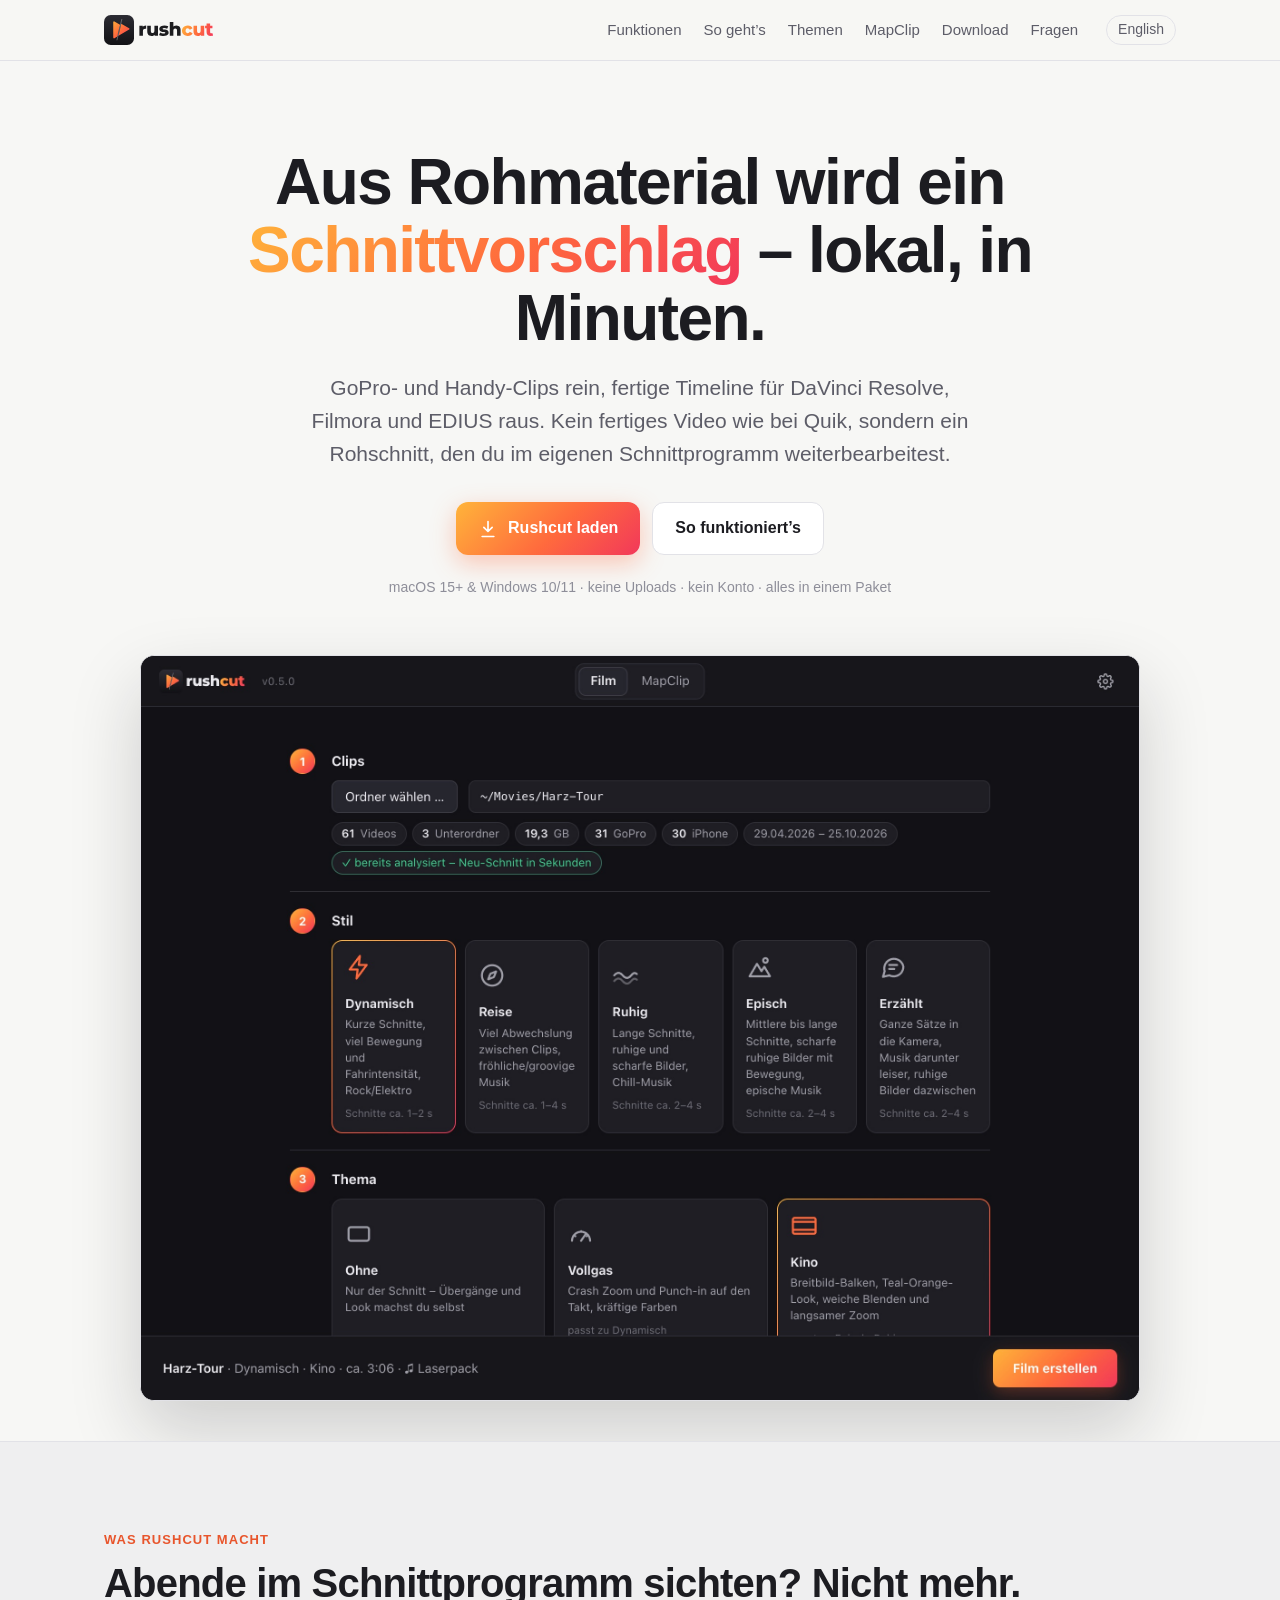
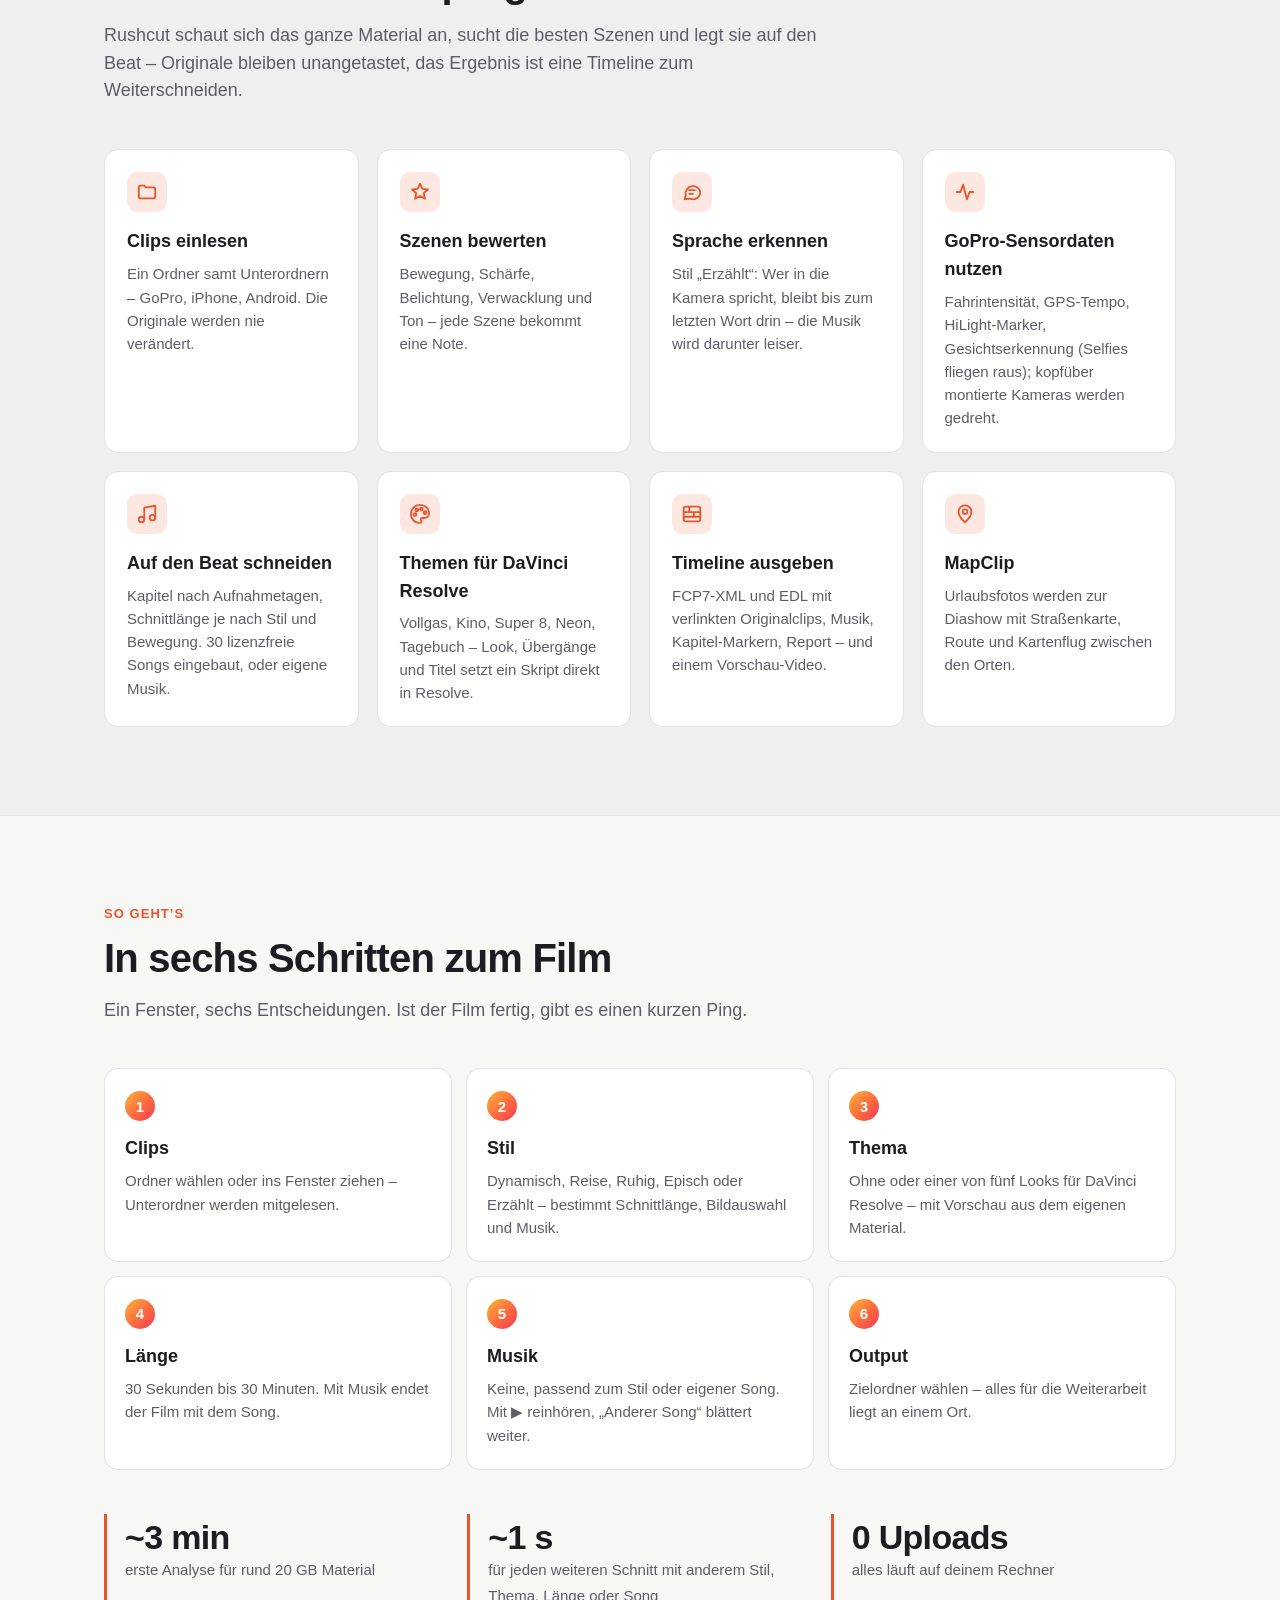
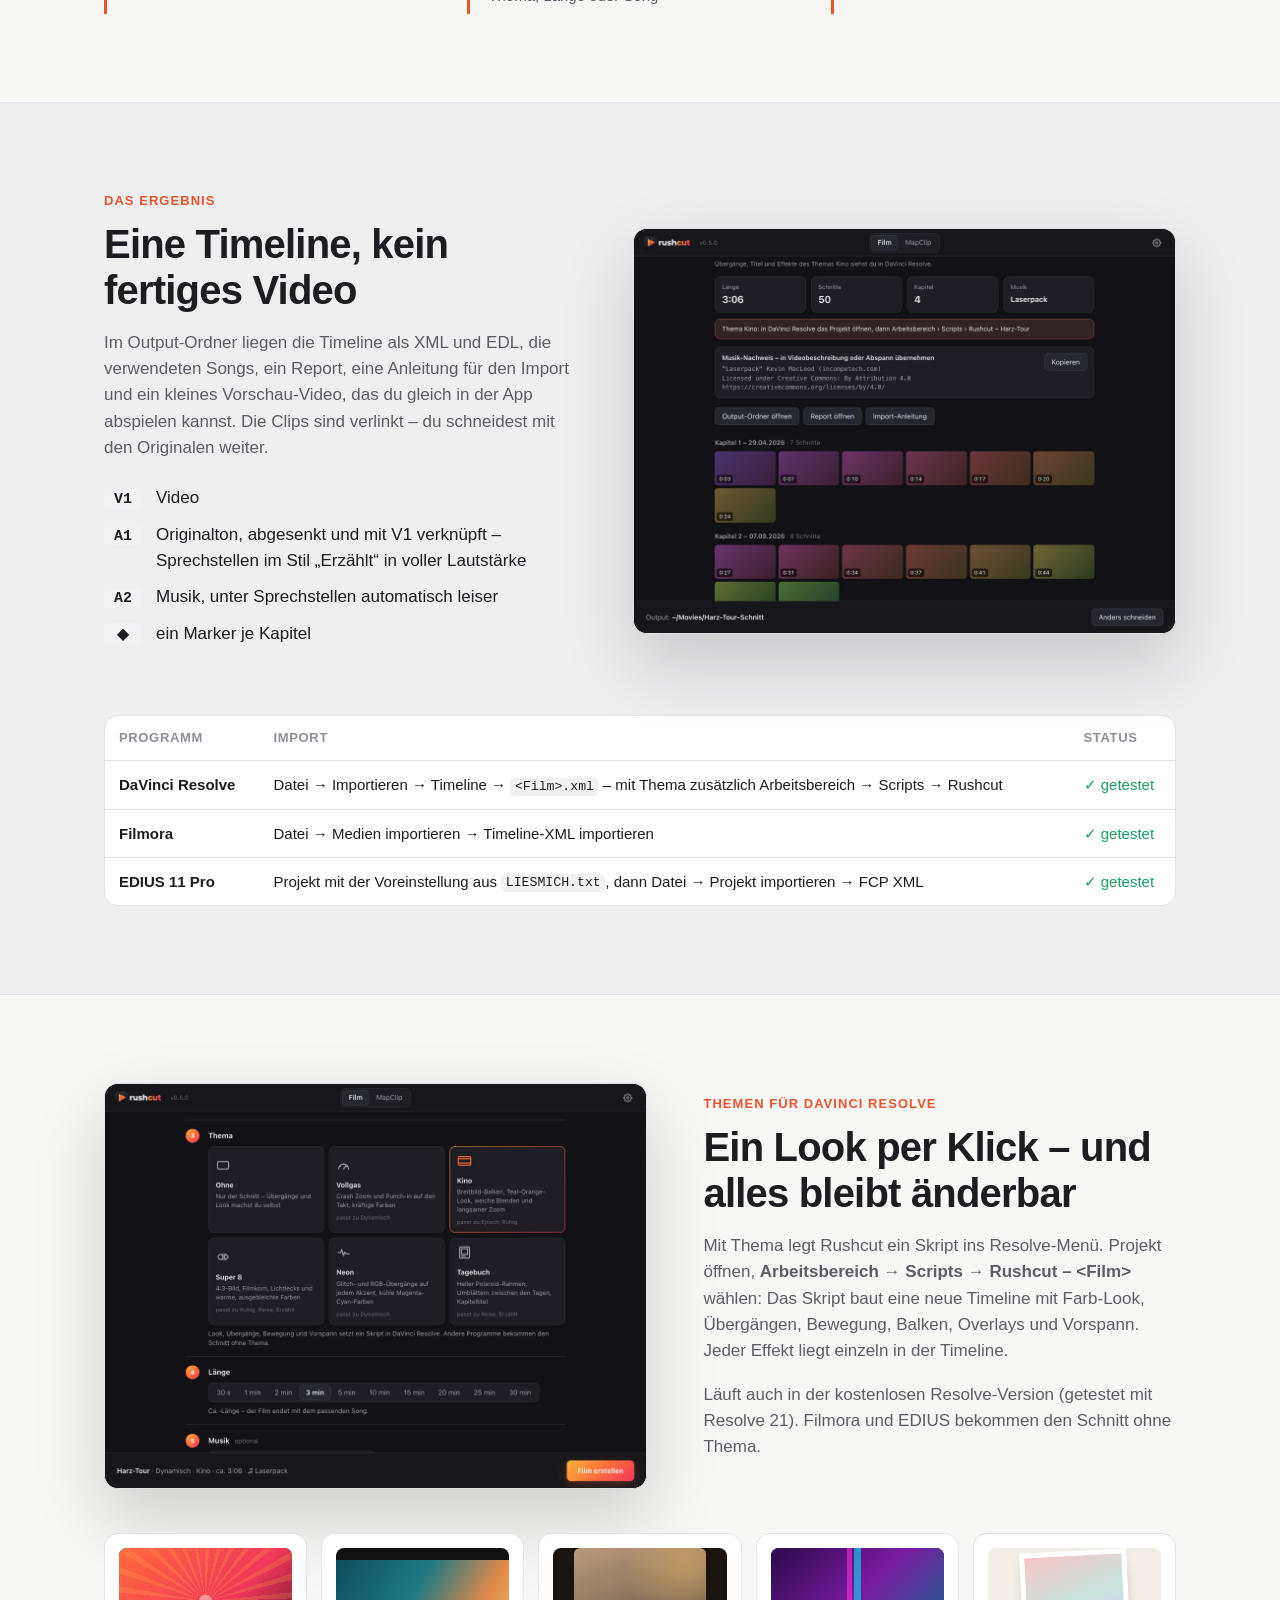
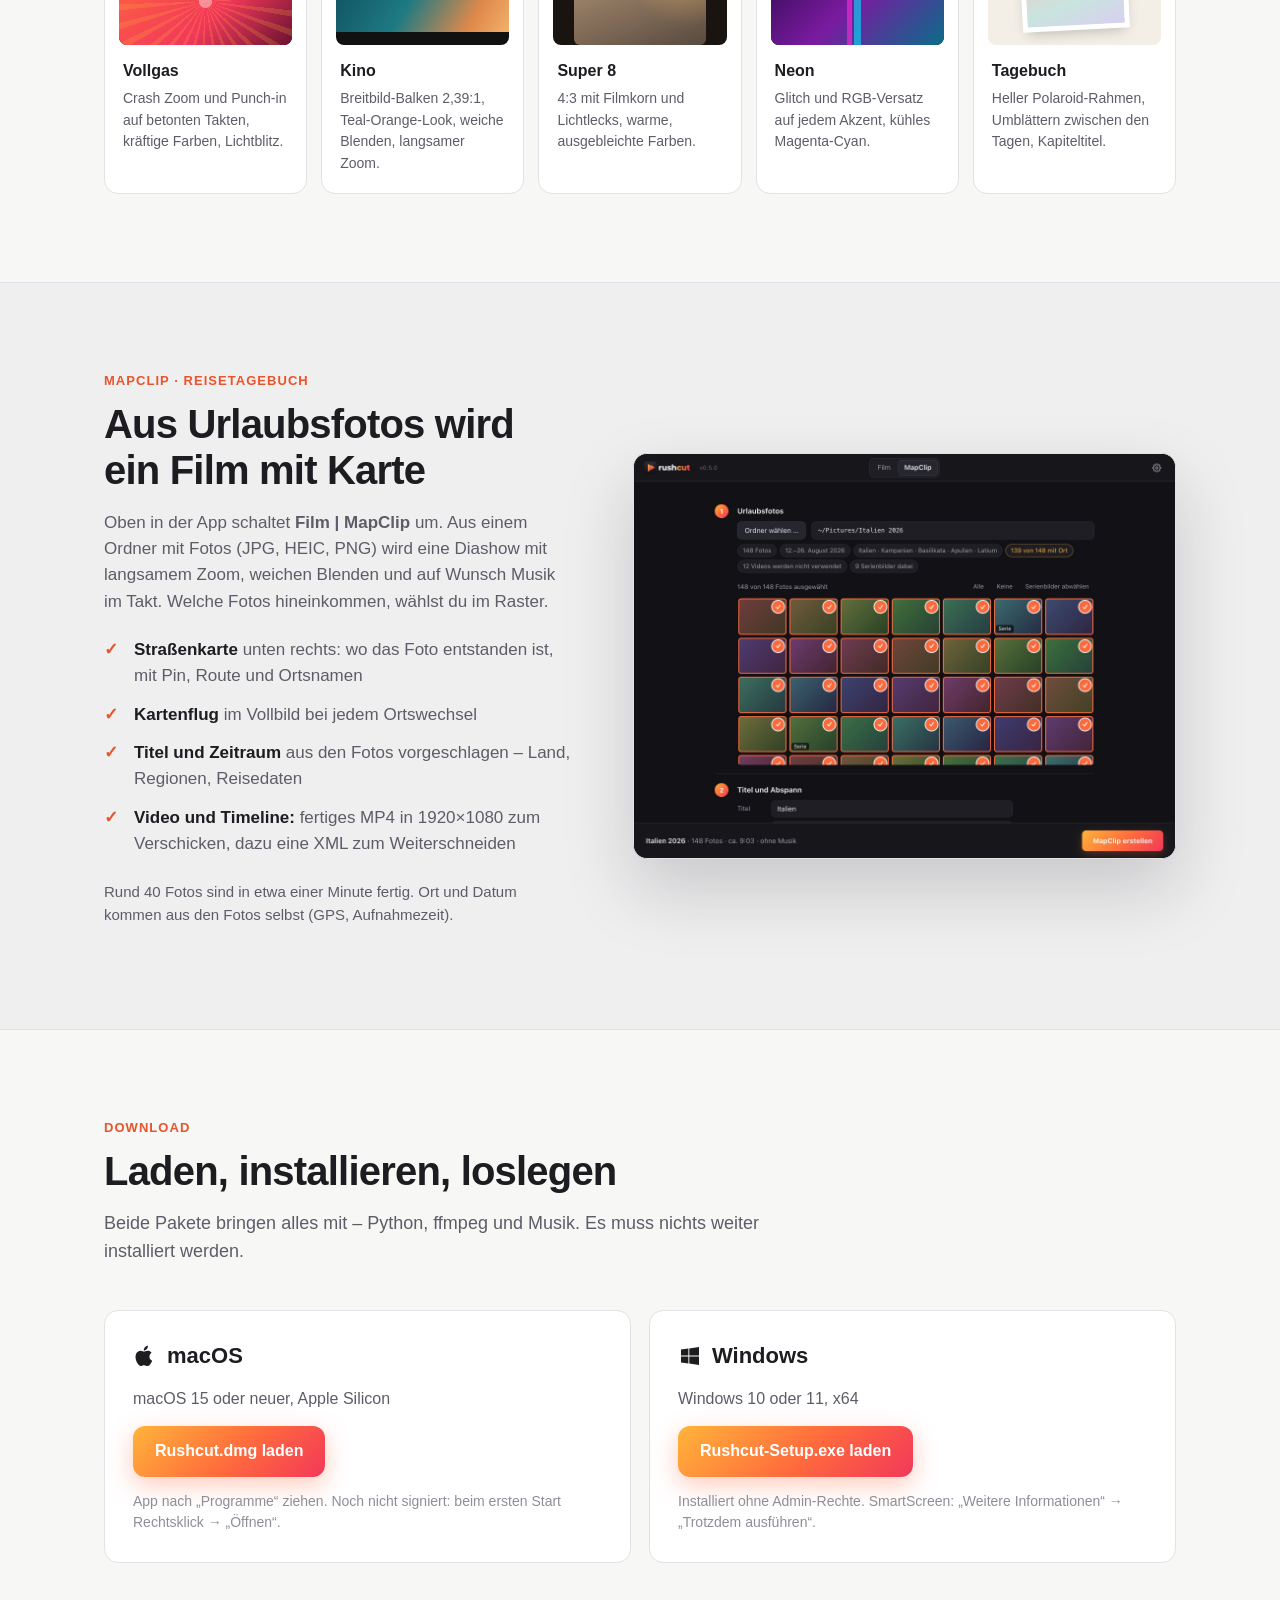
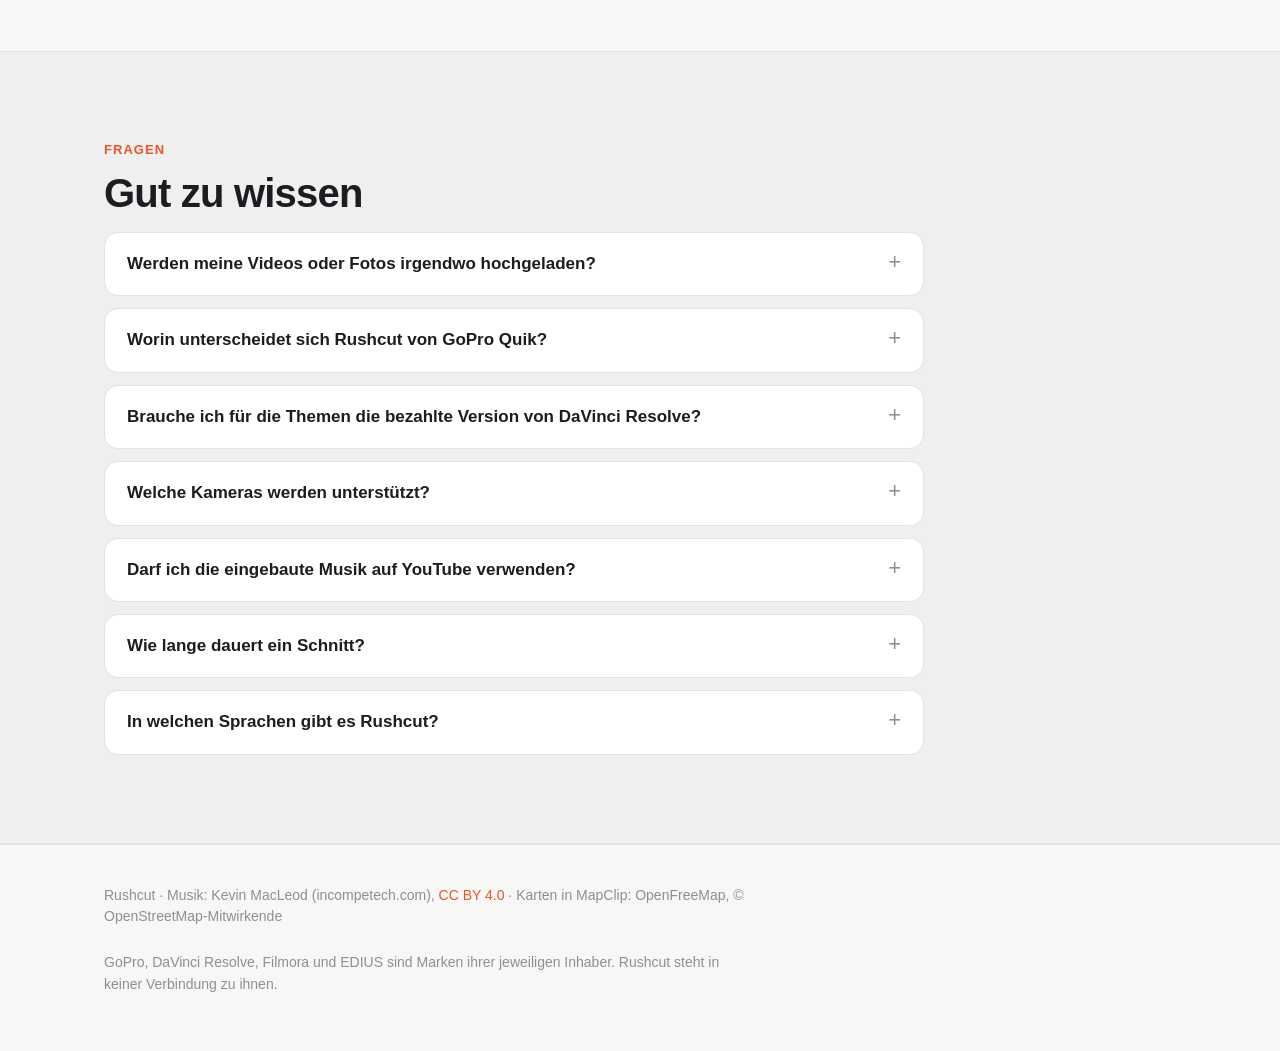
<file: index.html>
<!doctype html>
<html lang="de">
<head>
<meta charset="utf-8">
<meta name="viewport" content="width=device-width, initial-scale=1">
<title>Rushcut – aus Rohmaterial wird ein Schnittvorschlag</title>
<meta name="description" content="Rushcut macht aus GoPro- und Handy-Clips in Minuten einen Schnittvorschlag – als Timeline für DaVinci Resolve, Filmora und EDIUS, mit Themen für Resolve. Dazu MapClip: Urlaubsfotos als Diashow mit Karte. Lokal, ohne Konto.">
<meta property="og:title" content="Rushcut – aus Rohmaterial wird ein Schnittvorschlag">
<meta property="og:description" content="GoPro- und Handy-Clips rein, fertige Timeline für DaVinci Resolve, Filmora und EDIUS raus – lokal, in Minuten.">
<meta property="og:image" content="assets/film-setup-de.jpg">
<link rel="alternate" hreflang="en" href="en/">
<link rel="icon" href="assets/icon-small.svg" type="image/svg+xml">
<link rel="apple-touch-icon" href="assets/apple-touch-icon.png">
<link rel="stylesheet" href="assets/style.css">
</head>
<body>

<header class="top">
  <div class="wrap">
    <a class="logo" href="./" aria-label="Rushcut">
      <img class="logo-light" src="assets/logo.svg" alt="Rushcut">
      <img class="logo-dark" src="assets/logo-dark.svg" alt="Rushcut">
    </a>
    <nav>
      <a href="#funktionen">Funktionen</a>
      <a href="#schritte">So geht’s</a>
      <a href="#themen">Themen</a>
      <a href="#mapclip">MapClip</a>
      <a href="#download">Download</a>
      <a href="#fragen">Fragen</a>
    </nav>
    <a class="lang" href="en/" hreflang="en" lang="en">English</a>
  </div>
</header>

<main>

<div class="hero">
  <div class="wrap">
    <h1>Aus Rohmaterial wird ein <span class="grad">Schnittvorschlag</span> – lokal, in Minuten.</h1>
    <p class="lead">GoPro- und Handy-Clips rein, fertige Timeline für DaVinci Resolve, Filmora und EDIUS raus.
      Kein fertiges Video wie bei Quik, sondern ein Rohschnitt, den du im eigenen Schnittprogramm weiterbearbeitest.</p>
    <div class="cta">
      <a class="btn btn-hot" href="#download">
        <svg viewBox="0 0 24 24" fill="none" stroke="currentColor" stroke-width="2" stroke-linecap="round" stroke-linejoin="round"><path d="M12 3v12m0 0-5-5m5 5 5-5M5 21h14"/></svg>
        Rushcut laden
      </a>
      <a class="btn" href="#schritte">So funktioniert’s</a>
    </div>
    <p class="facts">macOS 15+ &amp; Windows 10/11 · keine Uploads · kein Konto · alles in einem Paket</p>
    <div class="shot"><img src="assets/film-setup-de.jpg" width="2200" height="1640" alt="Rushcut-Fenster: Clip-Ordner gewählt, Stil Dynamisch, Thema Kino, Musik passend zum Stil"></div>
  </div>
</div>

<section id="funktionen" class="alt">
  <div class="wrap">
    <p class="eyebrow">Was Rushcut macht</p>
    <h2>Abende im Schnittprogramm sichten? Nicht mehr.</h2>
    <p class="intro">Rushcut schaut sich das ganze Material an, sucht die besten Szenen und legt sie auf den Beat –
      Originale bleiben unangetastet, das Ergebnis ist eine Timeline zum Weiterschneiden.</p>
    <div class="grid four">
      <div class="card">
        <div class="ic"><svg viewBox="0 0 24 24" fill="none" stroke="currentColor" stroke-width="2" stroke-linecap="round" stroke-linejoin="round"><path d="M3 7a2 2 0 0 1 2-2h4l2 2h8a2 2 0 0 1 2 2v8a2 2 0 0 1-2 2H5a2 2 0 0 1-2-2z"/></svg></div>
        <h3>Clips einlesen</h3>
        <p>Ein Ordner samt Unterordnern – GoPro, iPhone, Android. Die Originale werden nie verändert.</p>
      </div>
      <div class="card">
        <div class="ic"><svg viewBox="0 0 24 24" fill="none" stroke="currentColor" stroke-width="2" stroke-linecap="round" stroke-linejoin="round"><path d="M12 3l2.6 5.6 6 .7-4.5 4.1 1.2 6L12 16.4 6.7 19.4l1.2-6L3.4 9.3l6-.7z"/></svg></div>
        <h3>Szenen bewerten</h3>
        <p>Bewegung, Schärfe, Belichtung, Verwacklung und Ton – jede Szene bekommt eine Note.</p>
      </div>
      <div class="card">
        <div class="ic"><svg viewBox="0 0 24 24" fill="none" stroke="currentColor" stroke-width="2" stroke-linecap="round" stroke-linejoin="round"><path d="M21 12a8 8 0 0 1-11.6 7.1L4 20l1.1-4.4A8 8 0 1 1 21 12zM9 10h6M9 14h4"/></svg></div>
        <h3>Sprache erkennen</h3>
        <p>Stil „Erzählt“: Wer in die Kamera spricht, bleibt bis zum letzten Wort drin – die Musik wird darunter leiser.</p>
      </div>
      <div class="card">
        <div class="ic"><svg viewBox="0 0 24 24" fill="none" stroke="currentColor" stroke-width="2" stroke-linecap="round" stroke-linejoin="round"><path d="M3 12h4l3-8 4 16 3-8h4"/></svg></div>
        <h3>GoPro-Sensordaten nutzen</h3>
        <p>Fahrintensität, GPS-Tempo, HiLight-Marker, Gesichtserkennung (Selfies fliegen raus); kopfüber montierte Kameras werden gedreht.</p>
      </div>
      <div class="card">
        <div class="ic"><svg viewBox="0 0 24 24" fill="none" stroke="currentColor" stroke-width="2" stroke-linecap="round" stroke-linejoin="round"><path d="M9 18V5l12-2v13"/><circle cx="6" cy="18" r="3"/><circle cx="18" cy="16" r="3"/></svg></div>
        <h3>Auf den Beat schneiden</h3>
        <p>Kapitel nach Aufnahmetagen, Schnittlänge je nach Stil und Bewegung. 30 lizenzfreie Songs eingebaut, oder eigene Musik.</p>
      </div>
      <div class="card">
        <div class="ic"><svg viewBox="0 0 24 24" fill="none" stroke="currentColor" stroke-width="2" stroke-linecap="round" stroke-linejoin="round"><circle cx="13.5" cy="6.5" r="1.5"/><circle cx="17.5" cy="10.5" r="1.5"/><circle cx="8.5" cy="7.5" r="1.5"/><circle cx="6.5" cy="12.5" r="1.5"/><path d="M12 2a10 10 0 0 0 0 20c1 0 1.7-.8 1.7-1.7 0-.4-.2-.8-.4-1.1-.3-.3-.4-.7-.4-1.1 0-.9.8-1.7 1.7-1.7h2A5.4 5.4 0 0 0 22 11c0-5-4.5-9-10-9z"/></svg></div>
        <h3>Themen für DaVinci Resolve</h3>
        <p>Vollgas, Kino, Super 8, Neon, Tagebuch – Look, Übergänge und Titel setzt ein Skript direkt in Resolve.</p>
      </div>
      <div class="card">
        <div class="ic"><svg viewBox="0 0 24 24" fill="none" stroke="currentColor" stroke-width="2" stroke-linecap="round" stroke-linejoin="round"><rect x="3" y="4" width="18" height="16" rx="2"/><path d="M3 10h18M3 15h18M9 4v6M14 10v5"/></svg></div>
        <h3>Timeline ausgeben</h3>
        <p>FCP7-XML und EDL mit verlinkten Originalclips, Musik, Kapitel-Markern, Report – und einem Vorschau-Video.</p>
      </div>
      <div class="card">
        <div class="ic"><svg viewBox="0 0 24 24" fill="none" stroke="currentColor" stroke-width="2" stroke-linecap="round" stroke-linejoin="round"><path d="M12 21s-7-6.1-7-11.5a7 7 0 0 1 14 0C19 14.9 12 21 12 21z"/><circle cx="12" cy="9.5" r="2.5"/></svg></div>
        <h3>MapClip</h3>
        <p>Urlaubsfotos werden zur Diashow mit Straßenkarte, Route und Kartenflug zwischen den Orten.</p>
      </div>
    </div>
  </div>
</section>

<section id="schritte">
  <div class="wrap">
    <p class="eyebrow">So geht’s</p>
    <h2>In sechs Schritten zum Film</h2>
    <p class="intro">Ein Fenster, sechs Entscheidungen. Ist der Film fertig, gibt es einen kurzen Ping.</p>
    <ol class="steps">
      <li><div class="n">1</div><h3>Clips</h3><p>Ordner wählen oder ins Fenster ziehen – Unterordner werden mitgelesen.</p></li>
      <li><div class="n">2</div><h3>Stil</h3><p>Dynamisch, Reise, Ruhig, Episch oder Erzählt – bestimmt Schnittlänge, Bildauswahl und Musik.</p></li>
      <li><div class="n">3</div><h3>Thema</h3><p>Ohne oder einer von fünf Looks für DaVinci Resolve – mit Vorschau aus dem eigenen Material.</p></li>
      <li><div class="n">4</div><h3>Länge</h3><p>30 Sekunden bis 30 Minuten. Mit Musik endet der Film mit dem Song.</p></li>
      <li><div class="n">5</div><h3>Musik</h3><p>Keine, passend zum Stil oder eigener Song. Mit ▶ reinhören, „Anderer Song“ blättert weiter.</p></li>
      <li><div class="n">6</div><h3>Output</h3><p>Zielordner wählen – alles für die Weiterarbeit liegt an einem Ort.</p></li>
    </ol>
    <div class="stats">
      <div class="stat"><b>~3 min</b><span>erste Analyse für rund 20 GB Material</span></div>
      <div class="stat"><b>~1 s</b><span>für jeden weiteren Schnitt mit anderem Stil, Thema, Länge oder Song</span></div>
      <div class="stat"><b>0 Uploads</b><span>alles läuft auf deinem Rechner</span></div>
    </div>
  </div>
</section>

<section id="ergebnis" class="alt">
  <div class="wrap">
    <div class="split">
      <div>
        <p class="eyebrow">Das Ergebnis</p>
        <h2>Eine Timeline, kein fertiges Video</h2>
        <p class="muted">Im Output-Ordner liegen die Timeline als XML und EDL, die verwendeten Songs, ein Report, eine
          Anleitung für den Import und ein kleines Vorschau-Video, das du gleich in der App abspielen kannst.
          Die Clips sind verlinkt – du schneidest mit den Originalen weiter.</p>
        <ul class="tracks">
          <li><code>V1</code><span>Video</span></li>
          <li><code>A1</code><span>Originalton, abgesenkt und mit V1 verknüpft – Sprechstellen im Stil „Erzählt“ in voller Lautstärke</span></li>
          <li><code>A2</code><span>Musik, unter Sprechstellen automatisch leiser</span></li>
          <li><code>◆</code><span>ein Marker je Kapitel</span></li>
        </ul>
      </div>
      <div class="shot"><img src="assets/film-done-de.jpg" width="2200" height="1640" loading="lazy" alt="Rushcut nach dem Schnitt: 3:06 Minuten, 50 Schnitte, 4 Kapitel, Hinweis zum Thema Kino, Musik-Nachweis und Kapitelvorschau"></div>
    </div>

    <div class="table">
      <table>
        <thead><tr><th>Programm</th><th>Import</th><th>Status</th></tr></thead>
        <tbody>
          <tr><td>DaVinci Resolve</td><td>Datei → Importieren → Timeline → <code>&lt;Film&gt;.xml</code> – mit Thema zusätzlich Arbeitsbereich → Scripts → Rushcut</td><td class="ok">✓ getestet</td></tr>
          <tr><td>Filmora</td><td>Datei → Medien importieren → Timeline-XML importieren</td><td class="ok">✓ getestet</td></tr>
          <tr><td>EDIUS 11 Pro</td><td>Projekt mit der Voreinstellung aus <code>LIESMICH.txt</code>, dann Datei → Projekt importieren → FCP XML</td><td class="ok">✓ getestet</td></tr>
        </tbody>
      </table>
    </div>
  </div>
</section>

<section id="themen">
  <div class="wrap">
    <div class="split rev">
      <div class="shot"><img src="assets/film-themes-de.jpg" width="2200" height="1640" loading="lazy" alt="Schritt Thema in Rushcut: Ohne, Vollgas, Kino, Super 8, Neon und Tagebuch zur Auswahl"></div>
      <div>
        <p class="eyebrow">Themen für DaVinci Resolve</p>
        <h2>Ein Look per Klick – und alles bleibt änderbar</h2>
        <p class="muted">Mit Thema legt Rushcut ein Skript ins Resolve-Menü. Projekt öffnen,
          <b>Arbeitsbereich → Scripts → Rushcut – &lt;Film&gt;</b> wählen: Das Skript baut eine neue Timeline mit
          Farb-Look, Übergängen, Bewegung, Balken, Overlays und Vorspann. Jeder Effekt liegt einzeln in der Timeline.</p>
        <p class="muted">Läuft auch in der kostenlosen Resolve-Version (getestet mit Resolve 21). Filmora und EDIUS bekommen den Schnitt ohne Thema.</p>
      </div>
    </div>
    <div class="themes">
      <div class="theme"><div class="look vollgas"><i></i></div><h3>Vollgas</h3><p>Crash Zoom und Punch-in auf betonten Takten, kräftige Farben, Lichtblitz.</p></div>
      <div class="theme"><div class="look kino"><i></i></div><h3>Kino</h3><p>Breitbild-Balken 2,39:1, Teal-Orange-Look, weiche Blenden, langsamer Zoom.</p></div>
      <div class="theme"><div class="look super8"><i></i></div><h3>Super 8</h3><p>4:3 mit Filmkorn und Lichtlecks, warme, ausgebleichte Farben.</p></div>
      <div class="theme"><div class="look neon"><i></i></div><h3>Neon</h3><p>Glitch und RGB-Versatz auf jedem Akzent, kühles Magenta-Cyan.</p></div>
      <div class="theme"><div class="look tagebuch"><i></i></div><h3>Tagebuch</h3><p>Heller Polaroid-Rahmen, Umblättern zwischen den Tagen, Kapiteltitel.</p></div>
    </div>
  </div>
</section>

<section id="mapclip" class="alt">
  <div class="wrap">
    <div class="split">
      <div>
        <p class="eyebrow">MapClip · Reisetagebuch</p>
        <h2>Aus Urlaubsfotos wird ein Film mit Karte</h2>
        <p class="muted">Oben in der App schaltet <b>Film | MapClip</b> um. Aus einem Ordner mit Fotos (JPG, HEIC, PNG)
          wird eine Diashow mit langsamem Zoom, weichen Blenden und auf Wunsch Musik im Takt. Welche Fotos hineinkommen,
          wählst du im Raster.</p>
        <ul class="checks">
          <li><b>Straßenkarte</b> unten rechts: wo das Foto entstanden ist, mit Pin, Route und Ortsnamen</li>
          <li><b>Kartenflug</b> im Vollbild bei jedem Ortswechsel</li>
          <li><b>Titel und Zeitraum</b> aus den Fotos vorgeschlagen – Land, Regionen, Reisedaten</li>
          <li><b>Video und Timeline:</b> fertiges MP4 in 1920×1080 zum Verschicken, dazu eine XML zum Weiterschneiden</li>
        </ul>
        <p class="muted small">Rund 40 Fotos sind in etwa einer Minute fertig. Ort und Datum kommen aus den Fotos selbst (GPS, Aufnahmezeit).</p>
      </div>
      <div class="shot"><img src="assets/travel-setup-de.jpg" width="2200" height="1640" loading="lazy" alt="MapClip in Rushcut: Ordner mit 148 Urlaubsfotos, Reisezeitraum, Regionen und Fotoauswahl im Raster"></div>
    </div>
  </div>
</section>

<section id="download">
  <div class="wrap">
    <p class="eyebrow">Download</p>
    <h2>Laden, installieren, loslegen</h2>
    <p class="intro">Beide Pakete bringen alles mit – Python, ffmpeg und Musik. Es muss nichts weiter installiert werden.</p>
    <div class="dl">
      <div class="card">
        <h3><svg viewBox="0 0 24 24" fill="currentColor"><path d="M16.4 12.6c0-2.6 2.1-3.8 2.2-3.9-1.2-1.8-3.1-2-3.7-2-1.6-.2-3.1.9-3.9.9-.8 0-2-.9-3.4-.9-1.7 0-3.3 1-4.2 2.6-1.8 3.1-.5 7.7 1.3 10.2.9 1.2 1.9 2.6 3.2 2.6 1.3-.1 1.8-.8 3.3-.8 1.6 0 2 .8 3.4.8 1.4 0 2.3-1.3 3.1-2.5 1-1.4 1.4-2.8 1.4-2.9 0 0-2.7-1-2.7-4.1zM13.9 4.9c.7-.9 1.2-2 1-3.2-1 0-2.3.7-3 1.6-.7.8-1.2 2-1.1 3.1 1.2.1 2.3-.6 3.1-1.5z"/></svg>macOS</h3>
        <p class="muted">macOS 15 oder neuer, Apple Silicon</p>
        <a class="btn btn-hot" href="https://github.com/spychi/rushcut-releases/releases/latest/download/Rushcut.dmg">Rushcut.dmg laden</a>
        <p class="hint">App nach „Programme“ ziehen. Noch nicht signiert: beim ersten Start Rechtsklick → „Öffnen“.</p>
      </div>
      <div class="card">
        <h3><svg viewBox="0 0 24 24" fill="currentColor"><path d="M3 5.5 10.4 4.5v7H3zM11.3 4.4 21 3v8.5h-9.7zM3 12.4h7.4v7.1L3 18.5zM11.3 12.4H21V21l-9.7-1.4z"/></svg>Windows</h3>
        <p class="muted">Windows 10 oder 11, x64</p>
        <a class="btn btn-hot" href="https://github.com/spychi/rushcut-releases/releases/latest/download/Rushcut-Setup.exe">Rushcut-Setup.exe laden</a>
        <p class="hint">Installiert ohne Admin-Rechte. SmartScreen: „Weitere Informationen“ → „Trotzdem ausführen“.</p>
      </div>
    </div>
  </div>
</section>

<section id="fragen" class="alt">
  <div class="wrap">
    <p class="eyebrow">Fragen</p>
    <h2>Gut zu wissen</h2>
    <div class="faq">
      <details>
        <summary>Werden meine Videos oder Fotos irgendwo hochgeladen?</summary>
        <p>Nein. Rushcut läuft komplett auf deinem Rechner – keine Uploads, kein Konto, kein Tracking. Die Originale werden nur gelesen, nie verändert. Einzige Verbindung ins Internet: Für die Straßenkarte in MapClip lädt Rushcut Kartenausschnitte der Reisegebiete von OpenFreeMap. Das lässt sich in den Einstellungen abschalten – dann gibt es eine einfache Karte aus mitgelieferten Daten.</p>
      </details>
      <details>
        <summary>Worin unterscheidet sich Rushcut von GoPro Quik?</summary>
        <p>Quik liefert ein fertiges Video und braucht App und Cloud. Rushcut liefert einen Schnittvorschlag als Timeline, den du in DaVinci Resolve, Filmora oder EDIUS frei weiterbearbeitest – mit den Originalclips in voller Qualität.</p>
      </details>
      <details>
        <summary>Brauche ich für die Themen die bezahlte Version von DaVinci Resolve?</summary>
        <p>Nein. Das Themen-Skript läuft auch in der kostenlosen Version (getestet mit Resolve 21). In Filmora und EDIUS kommt der Schnitt ohne Thema an – Look und Übergänge machst du dort selbst.</p>
      </details>
      <details>
        <summary>Welche Kameras werden unterstützt?</summary>
        <p>Alles, was gängige Videodateien schreibt – GoPro, iPhone, Android und andere. Bei GoPro-Kameras mit Sensordaten (GPMF) nutzt Rushcut zusätzlich Tempo, Fahrintensität, HiLight-Marker und Ausrichtung.</p>
      </details>
      <details>
        <summary>Darf ich die eingebaute Musik auf YouTube verwenden?</summary>
        <p>Ja. Die Songs stammen von Kevin MacLeod (incompetech.com) und stehen unter CC BY 4.0 – auch bei monetarisierten Videos. Den Musik-Nachweis legt Rushcut in den Output-Ordner; er gehört in die Videobeschreibung oder den Abspann.</p>
      </details>
      <details>
        <summary>Wie lange dauert ein Schnitt?</summary>
        <p>Die erste Analyse dauert einige Minuten (bei rund 20 GB Material etwa 3 Minuten). Danach ist ein neuer Schnitt mit anderem Stil, Thema, Länge oder Musik in rund einer Sekunde fertig. Das Vorschau-Video braucht nur wenige Sekunden je Minute Film.</p>
      </details>
      <details>
        <summary>In welchen Sprachen gibt es Rushcut?</summary>
        <p>Deutsch und Englisch – nach Systemsprache, umschaltbar in den Einstellungen. Das gilt auch für Report, Anleitung und Ordnernamen im Output.</p>
      </details>
    </div>
  </div>
</section>

</main>

<footer>
  <div class="wrap">
    <p>Rushcut · Musik: Kevin MacLeod (incompetech.com), <a href="https://creativecommons.org/licenses/by/4.0/">CC BY 4.0</a> · Karten in MapClip: OpenFreeMap, © OpenStreetMap-Mitwirkende</p>
    <p>GoPro, DaVinci Resolve, Filmora und EDIUS sind Marken ihrer jeweiligen Inhaber. Rushcut steht in keiner Verbindung zu ihnen.</p>
  </div>
</footer>

</body>
</html>
</file>
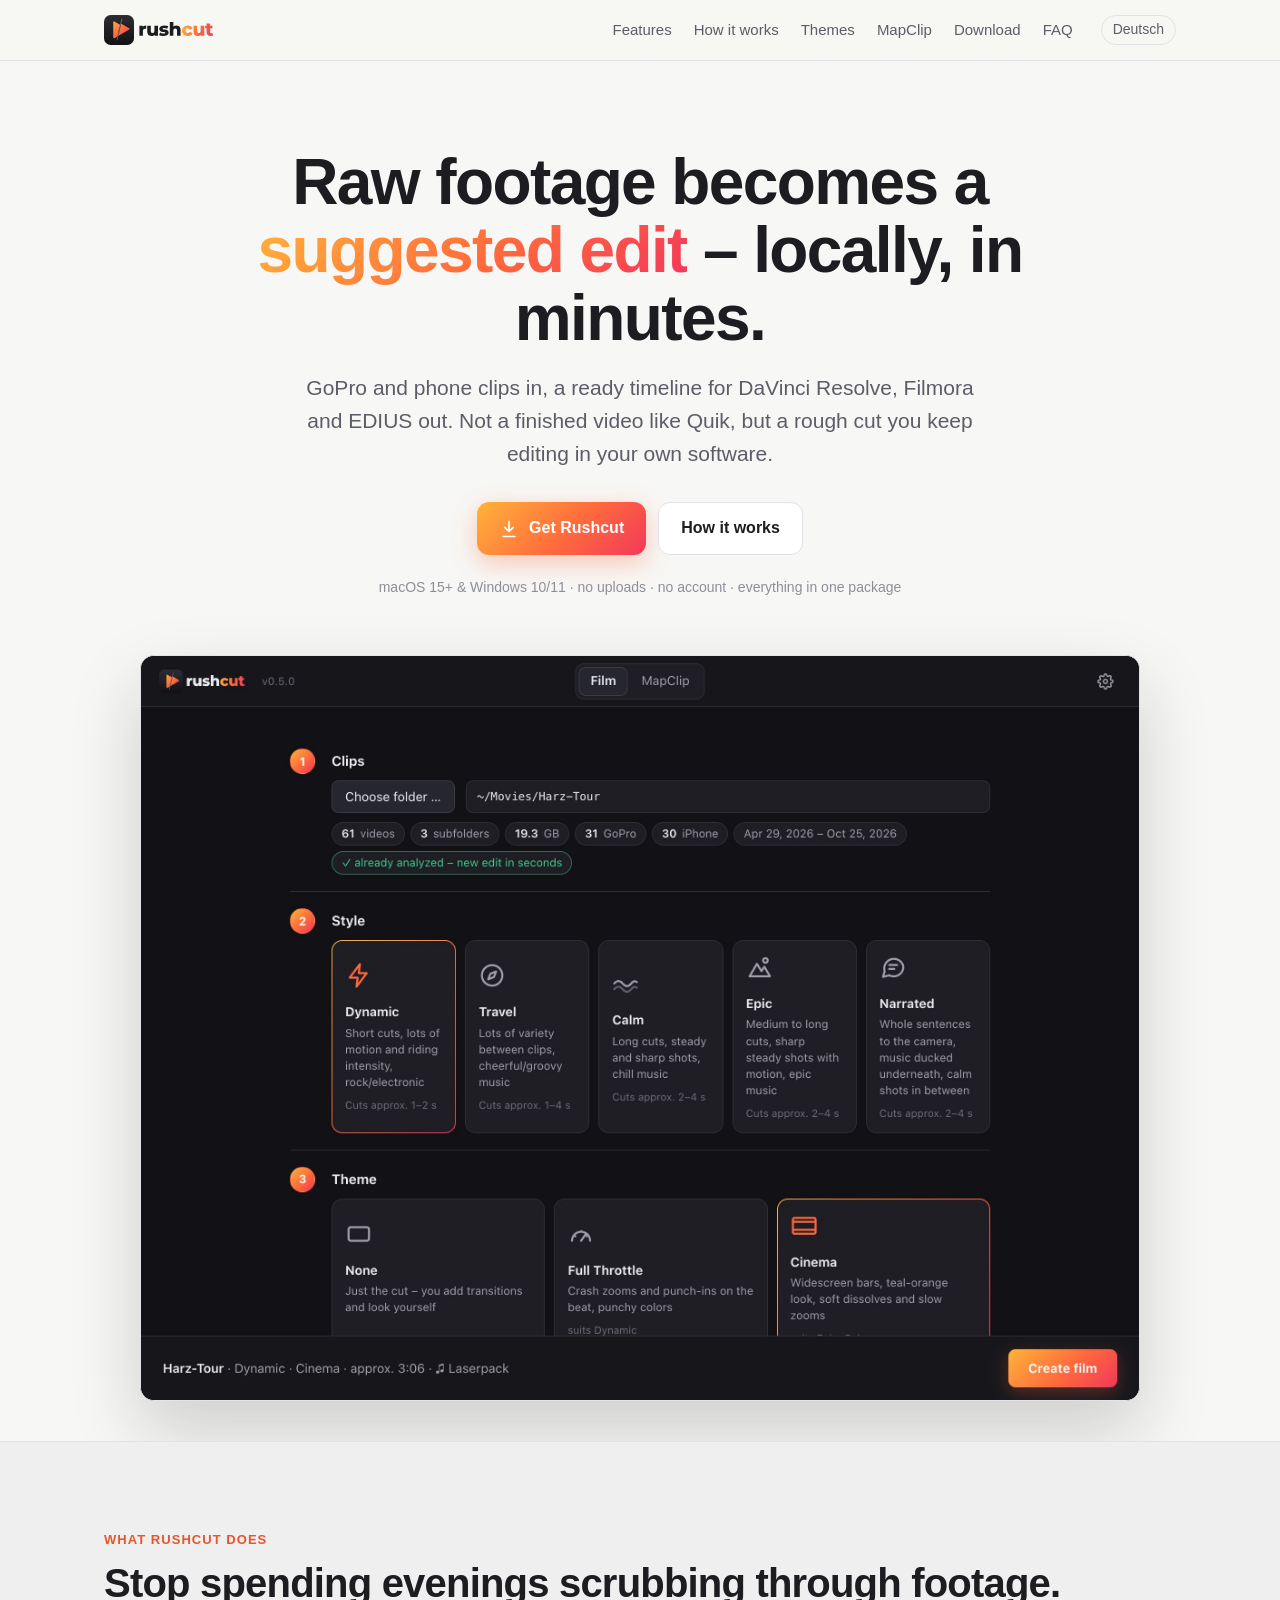
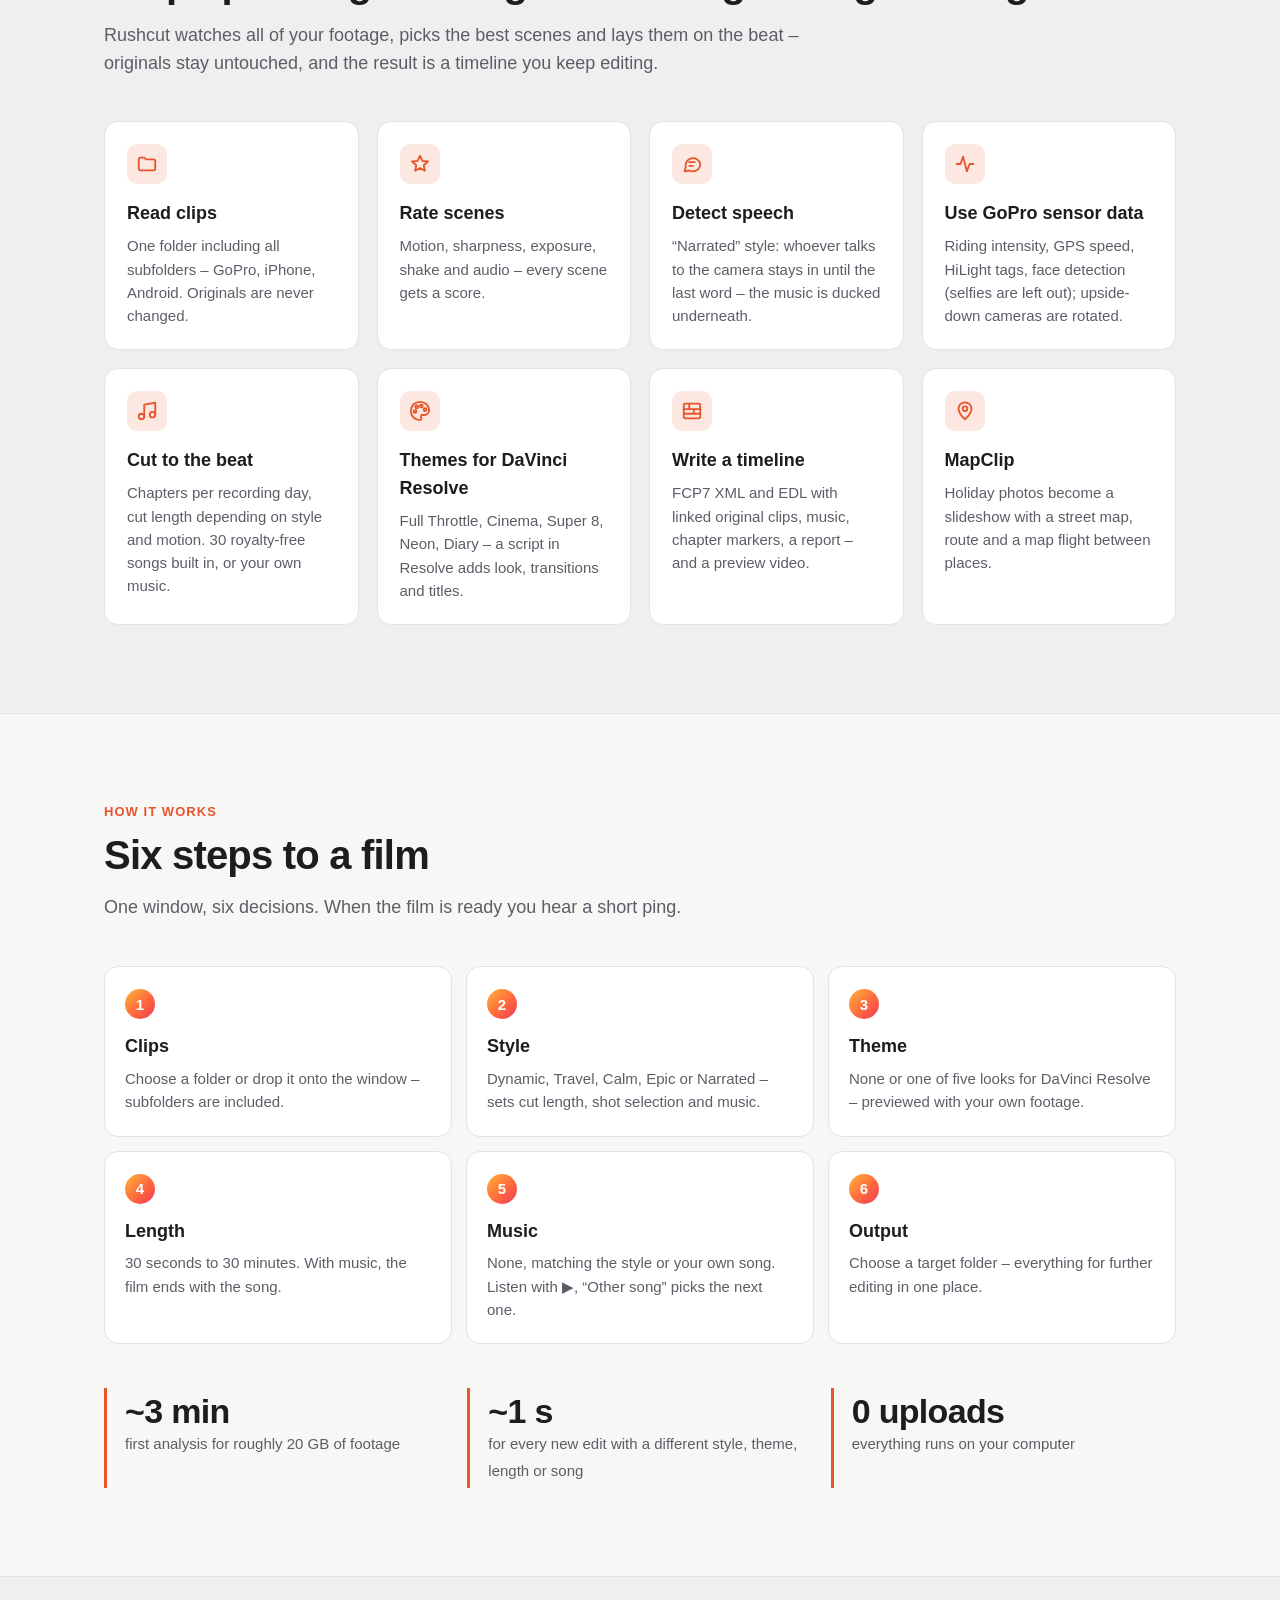
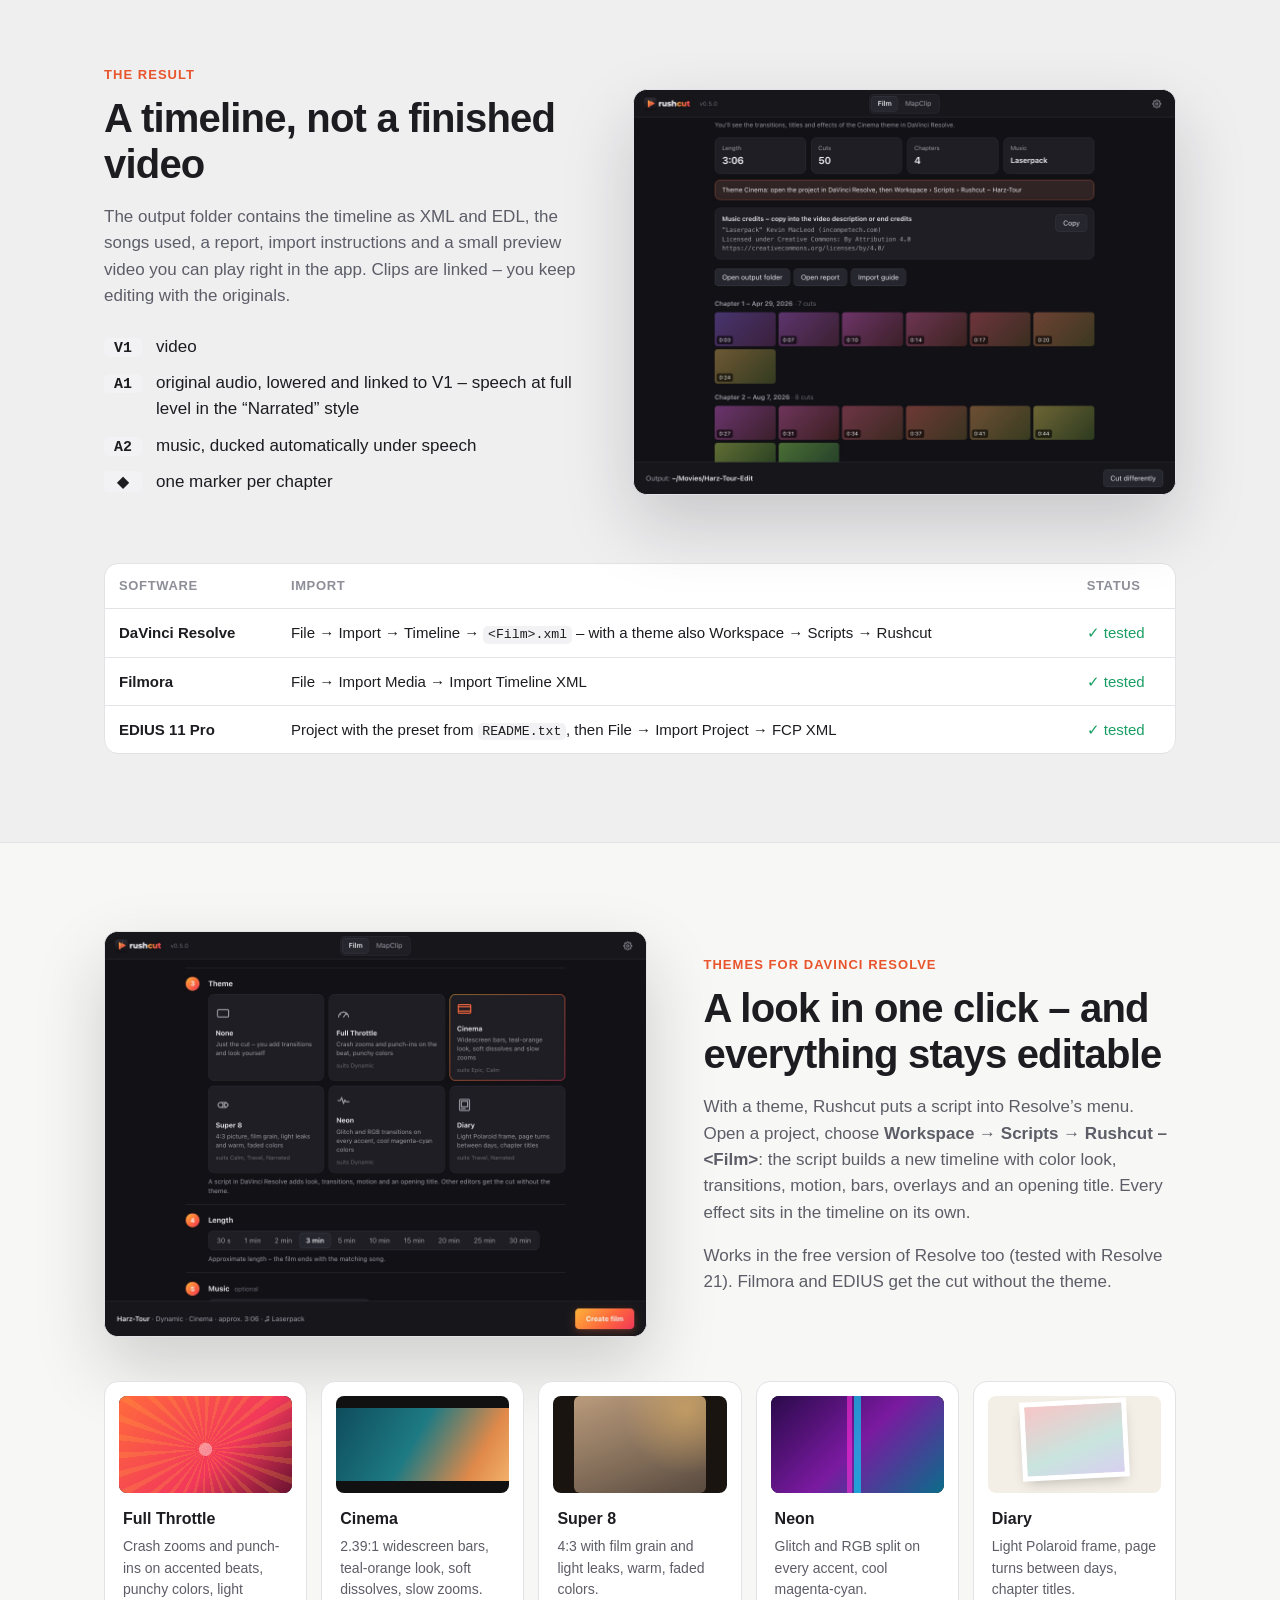
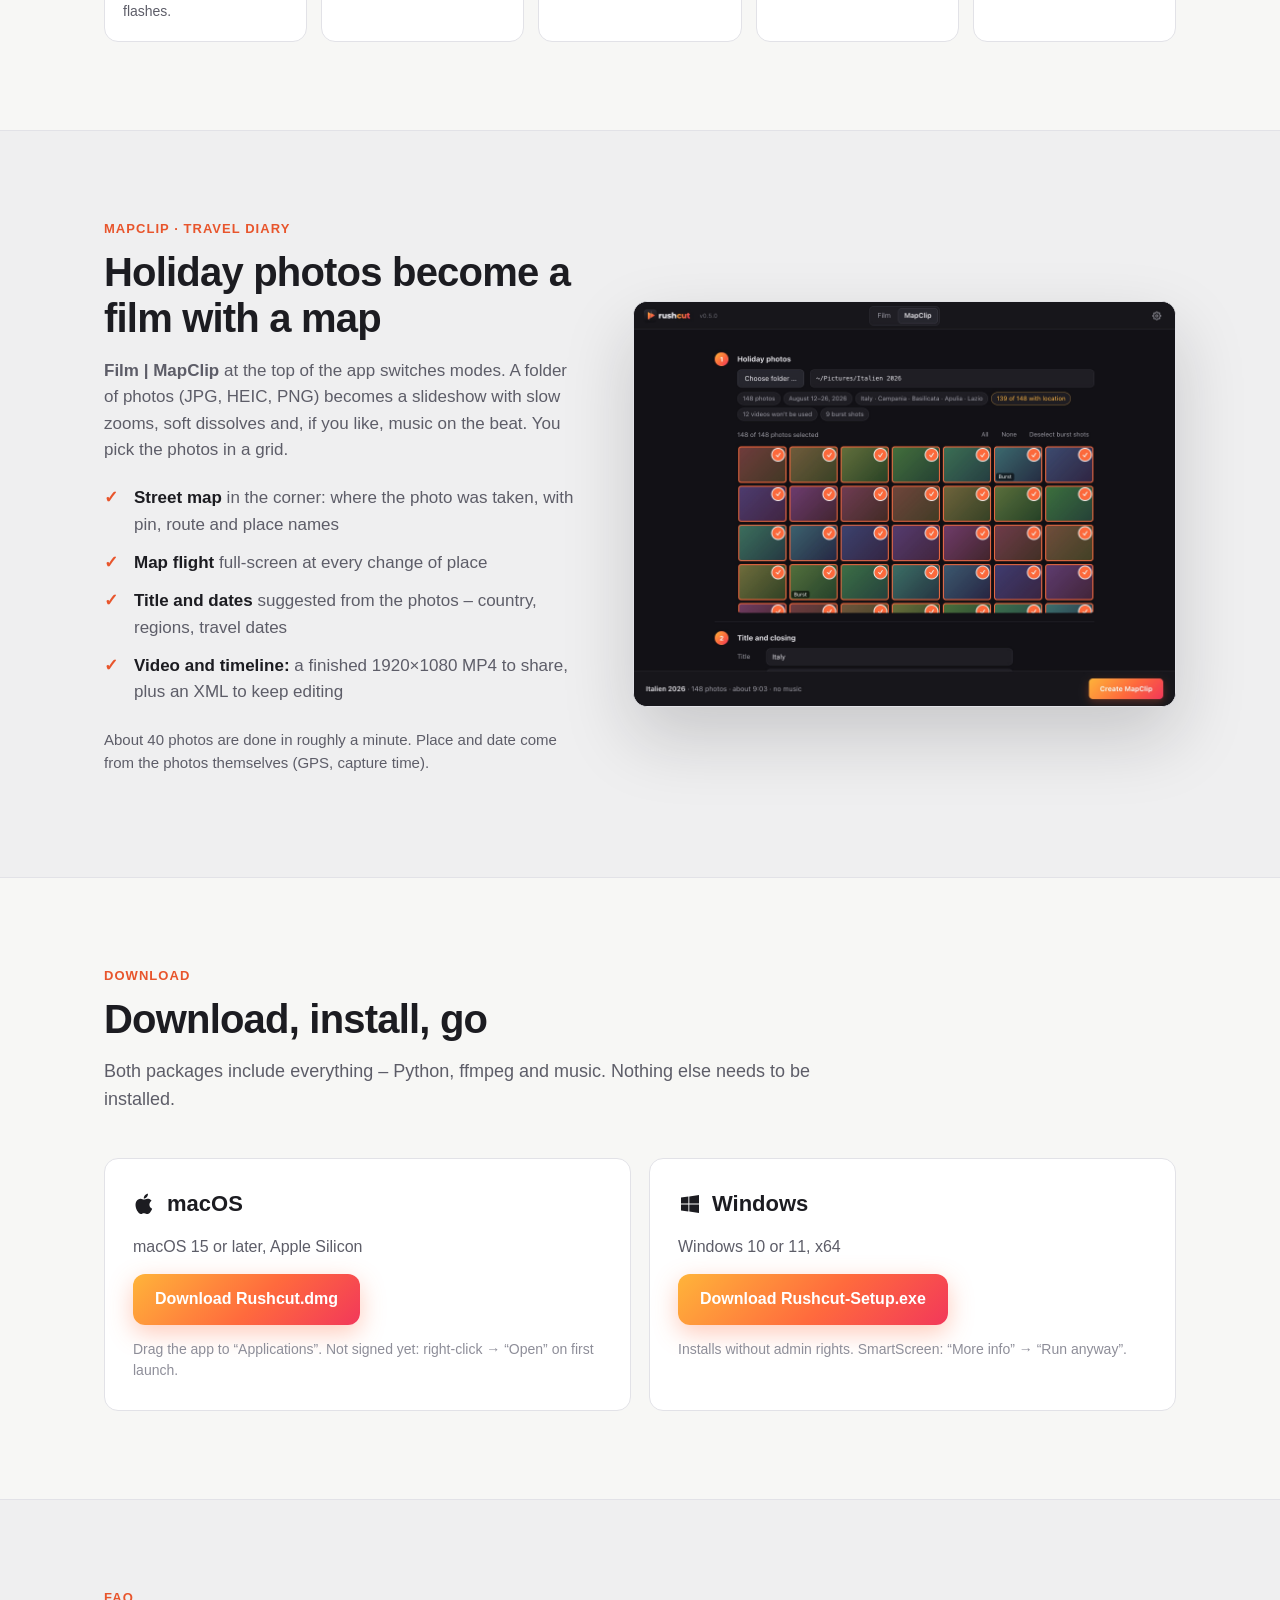
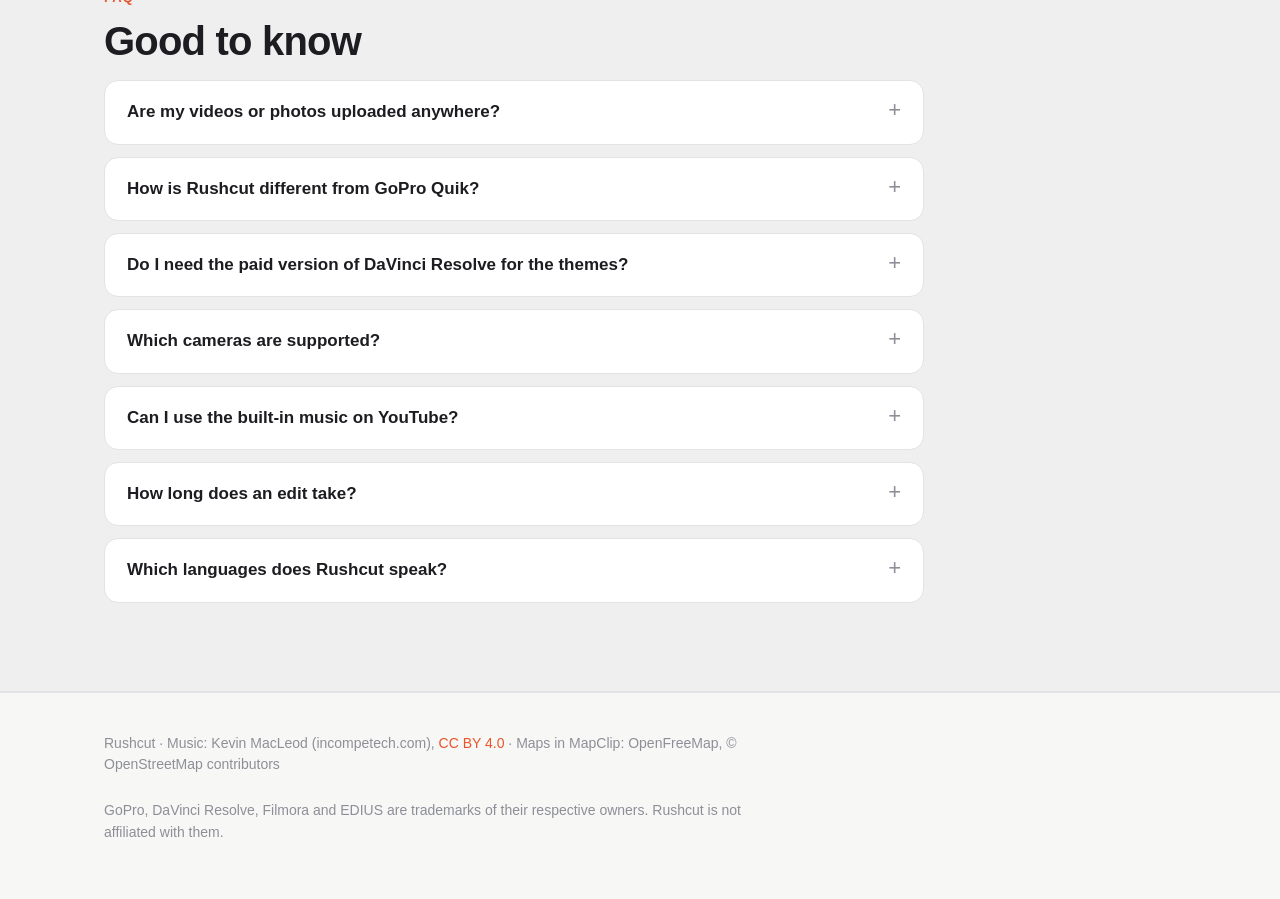
<file: en/index.html>
<!doctype html>
<html lang="en">
<head>
<meta charset="utf-8">
<meta name="viewport" content="width=device-width, initial-scale=1">
<title>Rushcut – raw footage becomes a suggested edit</title>
<meta name="description" content="Rushcut turns GoPro and phone clips into a suggested edit in minutes – as a timeline for DaVinci Resolve, Filmora and EDIUS, with themes for Resolve. Plus MapClip: holiday photos as a slideshow with a map. Local, no account.">
<meta property="og:title" content="Rushcut – raw footage becomes a suggested edit">
<meta property="og:description" content="GoPro and phone clips in, a ready timeline for DaVinci Resolve, Filmora and EDIUS out – locally, in minutes.">
<meta property="og:image" content="../assets/film-setup-en.jpg">
<link rel="alternate" hreflang="de" href="../">
<link rel="icon" href="../assets/icon-small.svg" type="image/svg+xml">
<link rel="apple-touch-icon" href="../assets/apple-touch-icon.png">
<link rel="stylesheet" href="../assets/style.css">
</head>
<body>

<header class="top">
  <div class="wrap">
    <a class="logo" href="./" aria-label="Rushcut">
      <img class="logo-light" src="../assets/logo.svg" alt="Rushcut">
      <img class="logo-dark" src="../assets/logo-dark.svg" alt="Rushcut">
    </a>
    <nav>
      <a href="#features">Features</a>
      <a href="#steps">How it works</a>
      <a href="#themes">Themes</a>
      <a href="#mapclip">MapClip</a>
      <a href="#download">Download</a>
      <a href="#faq">FAQ</a>
    </nav>
    <a class="lang" href="../" hreflang="de" lang="de">Deutsch</a>
  </div>
</header>

<main>

<div class="hero">
  <div class="wrap">
    <h1>Raw footage becomes a <span class="grad">suggested edit</span> – locally, in minutes.</h1>
    <p class="lead">GoPro and phone clips in, a ready timeline for DaVinci Resolve, Filmora and EDIUS out.
      Not a finished video like Quik, but a rough cut you keep editing in your own software.</p>
    <div class="cta">
      <a class="btn btn-hot" href="#download">
        <svg viewBox="0 0 24 24" fill="none" stroke="currentColor" stroke-width="2" stroke-linecap="round" stroke-linejoin="round"><path d="M12 3v12m0 0-5-5m5 5 5-5M5 21h14"/></svg>
        Get Rushcut
      </a>
      <a class="btn" href="#steps">How it works</a>
    </div>
    <p class="facts">macOS 15+ &amp; Windows 10/11 · no uploads · no account · everything in one package</p>
    <div class="shot"><img src="../assets/film-setup-en.jpg" width="2200" height="1640" alt="Rushcut window: clip folder chosen, style Dynamic, theme Cinema, music matching the style"></div>
  </div>
</div>

<section id="features" class="alt">
  <div class="wrap">
    <p class="eyebrow">What Rushcut does</p>
    <h2>Stop spending evenings scrubbing through footage.</h2>
    <p class="intro">Rushcut watches all of your footage, picks the best scenes and lays them on the beat –
      originals stay untouched, and the result is a timeline you keep editing.</p>
    <div class="grid four">
      <div class="card">
        <div class="ic"><svg viewBox="0 0 24 24" fill="none" stroke="currentColor" stroke-width="2" stroke-linecap="round" stroke-linejoin="round"><path d="M3 7a2 2 0 0 1 2-2h4l2 2h8a2 2 0 0 1 2 2v8a2 2 0 0 1-2 2H5a2 2 0 0 1-2-2z"/></svg></div>
        <h3>Read clips</h3>
        <p>One folder including all subfolders – GoPro, iPhone, Android. Originals are never changed.</p>
      </div>
      <div class="card">
        <div class="ic"><svg viewBox="0 0 24 24" fill="none" stroke="currentColor" stroke-width="2" stroke-linecap="round" stroke-linejoin="round"><path d="M12 3l2.6 5.6 6 .7-4.5 4.1 1.2 6L12 16.4 6.7 19.4l1.2-6L3.4 9.3l6-.7z"/></svg></div>
        <h3>Rate scenes</h3>
        <p>Motion, sharpness, exposure, shake and audio – every scene gets a score.</p>
      </div>
      <div class="card">
        <div class="ic"><svg viewBox="0 0 24 24" fill="none" stroke="currentColor" stroke-width="2" stroke-linecap="round" stroke-linejoin="round"><path d="M21 12a8 8 0 0 1-11.6 7.1L4 20l1.1-4.4A8 8 0 1 1 21 12zM9 10h6M9 14h4"/></svg></div>
        <h3>Detect speech</h3>
        <p>“Narrated” style: whoever talks to the camera stays in until the last word – the music is ducked underneath.</p>
      </div>
      <div class="card">
        <div class="ic"><svg viewBox="0 0 24 24" fill="none" stroke="currentColor" stroke-width="2" stroke-linecap="round" stroke-linejoin="round"><path d="M3 12h4l3-8 4 16 3-8h4"/></svg></div>
        <h3>Use GoPro sensor data</h3>
        <p>Riding intensity, GPS speed, HiLight tags, face detection (selfies are left out); upside-down cameras are rotated.</p>
      </div>
      <div class="card">
        <div class="ic"><svg viewBox="0 0 24 24" fill="none" stroke="currentColor" stroke-width="2" stroke-linecap="round" stroke-linejoin="round"><path d="M9 18V5l12-2v13"/><circle cx="6" cy="18" r="3"/><circle cx="18" cy="16" r="3"/></svg></div>
        <h3>Cut to the beat</h3>
        <p>Chapters per recording day, cut length depending on style and motion. 30 royalty-free songs built in, or your own music.</p>
      </div>
      <div class="card">
        <div class="ic"><svg viewBox="0 0 24 24" fill="none" stroke="currentColor" stroke-width="2" stroke-linecap="round" stroke-linejoin="round"><circle cx="13.5" cy="6.5" r="1.5"/><circle cx="17.5" cy="10.5" r="1.5"/><circle cx="8.5" cy="7.5" r="1.5"/><circle cx="6.5" cy="12.5" r="1.5"/><path d="M12 2a10 10 0 0 0 0 20c1 0 1.7-.8 1.7-1.7 0-.4-.2-.8-.4-1.1-.3-.3-.4-.7-.4-1.1 0-.9.8-1.7 1.7-1.7h2A5.4 5.4 0 0 0 22 11c0-5-4.5-9-10-9z"/></svg></div>
        <h3>Themes for DaVinci Resolve</h3>
        <p>Full Throttle, Cinema, Super 8, Neon, Diary – a script in Resolve adds look, transitions and titles.</p>
      </div>
      <div class="card">
        <div class="ic"><svg viewBox="0 0 24 24" fill="none" stroke="currentColor" stroke-width="2" stroke-linecap="round" stroke-linejoin="round"><rect x="3" y="4" width="18" height="16" rx="2"/><path d="M3 10h18M3 15h18M9 4v6M14 10v5"/></svg></div>
        <h3>Write a timeline</h3>
        <p>FCP7 XML and EDL with linked original clips, music, chapter markers, a report – and a preview video.</p>
      </div>
      <div class="card">
        <div class="ic"><svg viewBox="0 0 24 24" fill="none" stroke="currentColor" stroke-width="2" stroke-linecap="round" stroke-linejoin="round"><path d="M12 21s-7-6.1-7-11.5a7 7 0 0 1 14 0C19 14.9 12 21 12 21z"/><circle cx="12" cy="9.5" r="2.5"/></svg></div>
        <h3>MapClip</h3>
        <p>Holiday photos become a slideshow with a street map, route and a map flight between places.</p>
      </div>
    </div>
  </div>
</section>

<section id="steps">
  <div class="wrap">
    <p class="eyebrow">How it works</p>
    <h2>Six steps to a film</h2>
    <p class="intro">One window, six decisions. When the film is ready you hear a short ping.</p>
    <ol class="steps">
      <li><div class="n">1</div><h3>Clips</h3><p>Choose a folder or drop it onto the window – subfolders are included.</p></li>
      <li><div class="n">2</div><h3>Style</h3><p>Dynamic, Travel, Calm, Epic or Narrated – sets cut length, shot selection and music.</p></li>
      <li><div class="n">3</div><h3>Theme</h3><p>None or one of five looks for DaVinci Resolve – previewed with your own footage.</p></li>
      <li><div class="n">4</div><h3>Length</h3><p>30 seconds to 30 minutes. With music, the film ends with the song.</p></li>
      <li><div class="n">5</div><h3>Music</h3><p>None, matching the style or your own song. Listen with ▶, “Other song” picks the next one.</p></li>
      <li><div class="n">6</div><h3>Output</h3><p>Choose a target folder – everything for further editing in one place.</p></li>
    </ol>
    <div class="stats">
      <div class="stat"><b>~3 min</b><span>first analysis for roughly 20 GB of footage</span></div>
      <div class="stat"><b>~1 s</b><span>for every new edit with a different style, theme, length or song</span></div>
      <div class="stat"><b>0 uploads</b><span>everything runs on your computer</span></div>
    </div>
  </div>
</section>

<section id="result" class="alt">
  <div class="wrap">
    <div class="split">
      <div>
        <p class="eyebrow">The result</p>
        <h2>A timeline, not a finished video</h2>
        <p class="muted">The output folder contains the timeline as XML and EDL, the songs used, a report, import
          instructions and a small preview video you can play right in the app.
          Clips are linked – you keep editing with the originals.</p>
        <ul class="tracks">
          <li><code>V1</code><span>video</span></li>
          <li><code>A1</code><span>original audio, lowered and linked to V1 – speech at full level in the “Narrated” style</span></li>
          <li><code>A2</code><span>music, ducked automatically under speech</span></li>
          <li><code>◆</code><span>one marker per chapter</span></li>
        </ul>
      </div>
      <div class="shot"><img src="../assets/film-done-en.jpg" width="2200" height="1640" loading="lazy" alt="Rushcut after the edit: 3:06 minutes, 50 cuts, 4 chapters, Cinema theme note, music credits and chapter preview"></div>
    </div>

    <div class="table">
      <table>
        <thead><tr><th>Software</th><th>Import</th><th>Status</th></tr></thead>
        <tbody>
          <tr><td>DaVinci Resolve</td><td>File → Import → Timeline → <code>&lt;Film&gt;.xml</code> – with a theme also Workspace → Scripts → Rushcut</td><td class="ok">✓ tested</td></tr>
          <tr><td>Filmora</td><td>File → Import Media → Import Timeline XML</td><td class="ok">✓ tested</td></tr>
          <tr><td>EDIUS 11 Pro</td><td>Project with the preset from <code>README.txt</code>, then File → Import Project → FCP XML</td><td class="ok">✓ tested</td></tr>
        </tbody>
      </table>
    </div>
  </div>
</section>

<section id="themes">
  <div class="wrap">
    <div class="split rev">
      <div class="shot"><img src="../assets/film-themes-en.jpg" width="2200" height="1640" loading="lazy" alt="Theme step in Rushcut: None, Full Throttle, Cinema, Super 8, Neon and Diary to choose from"></div>
      <div>
        <p class="eyebrow">Themes for DaVinci Resolve</p>
        <h2>A look in one click – and everything stays editable</h2>
        <p class="muted">With a theme, Rushcut puts a script into Resolve’s menu. Open a project, choose
          <b>Workspace → Scripts → Rushcut – &lt;Film&gt;</b>: the script builds a new timeline with color look,
          transitions, motion, bars, overlays and an opening title. Every effect sits in the timeline on its own.</p>
        <p class="muted">Works in the free version of Resolve too (tested with Resolve 21). Filmora and EDIUS get the cut without the theme.</p>
      </div>
    </div>
    <div class="themes">
      <div class="theme"><div class="look vollgas"><i></i></div><h3>Full Throttle</h3><p>Crash zooms and punch-ins on accented beats, punchy colors, light flashes.</p></div>
      <div class="theme"><div class="look kino"><i></i></div><h3>Cinema</h3><p>2.39:1 widescreen bars, teal-orange look, soft dissolves, slow zooms.</p></div>
      <div class="theme"><div class="look super8"><i></i></div><h3>Super 8</h3><p>4:3 with film grain and light leaks, warm, faded colors.</p></div>
      <div class="theme"><div class="look neon"><i></i></div><h3>Neon</h3><p>Glitch and RGB split on every accent, cool magenta-cyan.</p></div>
      <div class="theme"><div class="look tagebuch"><i></i></div><h3>Diary</h3><p>Light Polaroid frame, page turns between days, chapter titles.</p></div>
    </div>
  </div>
</section>

<section id="mapclip" class="alt">
  <div class="wrap">
    <div class="split">
      <div>
        <p class="eyebrow">MapClip · travel diary</p>
        <h2>Holiday photos become a film with a map</h2>
        <p class="muted"><b>Film | MapClip</b> at the top of the app switches modes. A folder of photos (JPG, HEIC, PNG)
          becomes a slideshow with slow zooms, soft dissolves and, if you like, music on the beat. You pick the photos
          in a grid.</p>
        <ul class="checks">
          <li><b>Street map</b> in the corner: where the photo was taken, with pin, route and place names</li>
          <li><b>Map flight</b> full-screen at every change of place</li>
          <li><b>Title and dates</b> suggested from the photos – country, regions, travel dates</li>
          <li><b>Video and timeline:</b> a finished 1920×1080 MP4 to share, plus an XML to keep editing</li>
        </ul>
        <p class="muted small">About 40 photos are done in roughly a minute. Place and date come from the photos themselves (GPS, capture time).</p>
      </div>
      <div class="shot"><img src="../assets/travel-setup-en.jpg" width="2200" height="1640" loading="lazy" alt="MapClip in Rushcut: folder with 148 holiday photos, travel dates, regions and photo selection grid"></div>
    </div>
  </div>
</section>

<section id="download">
  <div class="wrap">
    <p class="eyebrow">Download</p>
    <h2>Download, install, go</h2>
    <p class="intro">Both packages include everything – Python, ffmpeg and music. Nothing else needs to be installed.</p>
    <div class="dl">
      <div class="card">
        <h3><svg viewBox="0 0 24 24" fill="currentColor"><path d="M16.4 12.6c0-2.6 2.1-3.8 2.2-3.9-1.2-1.8-3.1-2-3.7-2-1.6-.2-3.1.9-3.9.9-.8 0-2-.9-3.4-.9-1.7 0-3.3 1-4.2 2.6-1.8 3.1-.5 7.7 1.3 10.2.9 1.2 1.9 2.6 3.2 2.6 1.3-.1 1.8-.8 3.3-.8 1.6 0 2 .8 3.4.8 1.4 0 2.3-1.3 3.1-2.5 1-1.4 1.4-2.8 1.4-2.9 0 0-2.7-1-2.7-4.1zM13.9 4.9c.7-.9 1.2-2 1-3.2-1 0-2.3.7-3 1.6-.7.8-1.2 2-1.1 3.1 1.2.1 2.3-.6 3.1-1.5z"/></svg>macOS</h3>
        <p class="muted">macOS 15 or later, Apple Silicon</p>
        <a class="btn btn-hot" href="https://github.com/spychi/rushcut-releases/releases/latest/download/Rushcut.dmg">Download Rushcut.dmg</a>
        <p class="hint">Drag the app to “Applications”. Not signed yet: right-click → “Open” on first launch.</p>
      </div>
      <div class="card">
        <h3><svg viewBox="0 0 24 24" fill="currentColor"><path d="M3 5.5 10.4 4.5v7H3zM11.3 4.4 21 3v8.5h-9.7zM3 12.4h7.4v7.1L3 18.5zM11.3 12.4H21V21l-9.7-1.4z"/></svg>Windows</h3>
        <p class="muted">Windows 10 or 11, x64</p>
        <a class="btn btn-hot" href="https://github.com/spychi/rushcut-releases/releases/latest/download/Rushcut-Setup.exe">Download Rushcut-Setup.exe</a>
        <p class="hint">Installs without admin rights. SmartScreen: “More info” → “Run anyway”.</p>
      </div>
    </div>
  </div>
</section>

<section id="faq" class="alt">
  <div class="wrap">
    <p class="eyebrow">FAQ</p>
    <h2>Good to know</h2>
    <div class="faq">
      <details>
        <summary>Are my videos or photos uploaded anywhere?</summary>
        <p>No. Rushcut runs entirely on your computer – no uploads, no account, no tracking. Originals are only read, never changed. The one connection to the internet: for the street map in MapClip, Rushcut loads map sections of the places you visited from OpenFreeMap. You can turn that off in the settings – you then get a simple map from bundled data.</p>
      </details>
      <details>
        <summary>How is Rushcut different from GoPro Quik?</summary>
        <p>Quik delivers a finished video and needs its app and cloud. Rushcut delivers a suggested edit as a timeline you keep editing freely in DaVinci Resolve, Filmora or EDIUS – with the original clips in full quality.</p>
      </details>
      <details>
        <summary>Do I need the paid version of DaVinci Resolve for the themes?</summary>
        <p>No. The theme script runs in the free version too (tested with Resolve 21). Filmora and EDIUS get the cut without the theme – you add look and transitions there yourself.</p>
      </details>
      <details>
        <summary>Which cameras are supported?</summary>
        <p>Anything that writes common video files – GoPro, iPhone, Android and others. For GoPro cameras with sensor data (GPMF), Rushcut also uses speed, riding intensity, HiLight tags and orientation.</p>
      </details>
      <details>
        <summary>Can I use the built-in music on YouTube?</summary>
        <p>Yes. The songs are by Kevin MacLeod (incompetech.com) under CC BY 4.0 – including monetized videos. Rushcut puts the music credits into the output folder; they belong in the video description or end credits.</p>
      </details>
      <details>
        <summary>How long does an edit take?</summary>
        <p>The first analysis takes a few minutes (about 3 minutes for roughly 20 GB of footage). After that, a new edit with a different style, theme, length or music is ready in about a second. The preview video takes only a few seconds per minute of film.</p>
      </details>
      <details>
        <summary>Which languages does Rushcut speak?</summary>
        <p>English and German – following the system language, switchable in the settings. That includes the report, instructions and folder names in the output.</p>
      </details>
    </div>
  </div>
</section>

</main>

<footer>
  <div class="wrap">
    <p>Rushcut · Music: Kevin MacLeod (incompetech.com), <a href="https://creativecommons.org/licenses/by/4.0/">CC BY 4.0</a> · Maps in MapClip: OpenFreeMap, © OpenStreetMap contributors</p>
    <p>GoPro, DaVinci Resolve, Filmora and EDIUS are trademarks of their respective owners. Rushcut is not affiliated with them.</p>
  </div>
</footer>

</body>
</html>
</file>
<file: assets/style.css>
/* Rushcut – Webseite. Farben wie in der App (gui/web/style.css): dunkel als Standard, hell nach System. */

:root {
  --bg: #121215;
  --bg-2: #17171b;
  --panel: #1e1e23;
  --panel-2: #26262d;
  --line: #2e2e36;
  --text: #ececf0;
  --muted: #a0a0aa;
  --faint: #6e6e78;
  --hot-1: #ffb43a;
  --hot-2: #ff6a3d;
  --hot-3: #f2385a;
  --hot: linear-gradient(135deg, var(--hot-1), var(--hot-2) 55%, var(--hot-3));
  --accent: #ff6a3d;
  --ok: #3ecf8e;
  --shadow: 0 30px 80px rgba(0, 0, 0, .55);
  --radius: 14px;
  --wrap: 1120px;
  color-scheme: dark;
}

@media (prefers-color-scheme: light) {
  :root {
    --bg: #f7f7f5;
    --bg-2: #efeff0;
    --panel: #ffffff;
    --panel-2: #f2f2f5;
    --line: #e2e2e7;
    --text: #1c1c21;
    --muted: #5d5d68;
    --faint: #8e8e99;
    --accent: #e8552c;
    --ok: #1a9e63;
    --shadow: 0 30px 70px rgba(20, 20, 30, .18);
    color-scheme: light;
  }
}

* { box-sizing: border-box; }
html { scroll-behavior: smooth; scroll-padding-top: 72px; }
body {
  margin: 0;
  background: var(--bg);
  color: var(--text);
  font: 17px/1.55 -apple-system, BlinkMacSystemFont, "Segoe UI", "Helvetica Neue", Arial, sans-serif;
  -webkit-font-smoothing: antialiased;
}
a { color: var(--accent); text-decoration: none; }
a:hover { text-decoration: underline; }
img { max-width: 100%; height: auto; display: block; }
code { font: .88em ui-monospace, SFMono-Regular, Menlo, Consolas, monospace; background: var(--panel-2);
       padding: .1em .35em; border-radius: 5px; }
.wrap { max-width: var(--wrap); margin: 0 auto; padding: 0 24px; }
.muted { color: var(--muted); }
.grad { background: var(--hot); -webkit-background-clip: text; background-clip: text; color: transparent; }

/* --- Kopfzeile ----------------------------------------------------------- */

.top {
  position: sticky; top: 0; z-index: 10;
  background: color-mix(in srgb, var(--bg) 82%, transparent);
  backdrop-filter: saturate(160%) blur(14px); -webkit-backdrop-filter: saturate(160%) blur(14px);
  border-bottom: 1px solid var(--line);
}
.top .wrap { display: flex; align-items: center; gap: 28px; height: 60px; }
.top .logo img { height: 30px; }
.top nav { display: flex; gap: 22px; margin-left: auto; font-size: 15px; }
.top nav a { color: var(--muted); }
.top nav a:hover { color: var(--text); text-decoration: none; }
.top .lang { font-size: 14px; color: var(--muted); border: 1px solid var(--line); border-radius: 999px; padding: 3px 11px; }
.top .lang:hover { color: var(--text); text-decoration: none; }
.logo-dark { display: none; }
@media (prefers-color-scheme: dark) { .logo-light { display: none; } .logo-dark { display: block; } }

/* --- Knöpfe -------------------------------------------------------------- */

.btn {
  display: inline-flex; align-items: center; gap: 10px;
  padding: 13px 22px; border-radius: 12px; font-weight: 600; font-size: 16px;
  border: 1px solid var(--line); background: var(--panel); color: var(--text);
}
.btn:hover { text-decoration: none; border-color: var(--faint); }
.btn-hot { background: var(--hot); border: 0; color: #fff; box-shadow: 0 8px 24px rgba(255, 106, 61, .35); }
.btn-hot:hover { filter: brightness(1.06); }
.btn svg { width: 20px; height: 20px; flex: none; }
.btn small { font-weight: 400; opacity: .8; }

/* --- Hero ---------------------------------------------------------------- */

.hero { padding: 88px 0 40px; text-align: center; position: relative; overflow: hidden; }
.hero::before {
  content: ""; position: absolute; inset: -40% -20% auto; height: 640px; z-index: -1;
  background: radial-gradient(closest-side, rgba(255, 106, 61, .22), transparent 70%);
}
.hero h1 { font-size: clamp(36px, 6vw, 64px); line-height: 1.06; letter-spacing: -.025em; margin: 0 auto 20px; max-width: 900px; }
.hero .lead { font-size: clamp(18px, 2.2vw, 21px); color: var(--muted); max-width: 680px; margin: 0 auto 32px; }
.hero .cta { display: flex; gap: 12px; justify-content: center; flex-wrap: wrap; }
.hero .facts { margin: 22px 0 0; font-size: 14px; color: var(--faint); }

.shot {
  margin: 56px auto 0; max-width: 1000px;
  border-radius: 14px; overflow: hidden; border: 1px solid var(--line); box-shadow: var(--shadow);
  background: #121215;
}

/* --- Abschnitte ---------------------------------------------------------- */

section { padding: 88px 0; }
section.alt { background: var(--bg-2); border-top: 1px solid var(--line); border-bottom: 1px solid var(--line); }
.eyebrow { font-size: 13px; font-weight: 700; letter-spacing: .08em; text-transform: uppercase; color: var(--accent); margin: 0 0 10px; }
h2 { font-size: clamp(28px, 4vw, 40px); line-height: 1.15; letter-spacing: -.02em; margin: 0 0 16px; }
.intro { color: var(--muted); max-width: 720px; margin: 0 0 44px; font-size: 18px; }
h3 { font-size: 18px; margin: 0 0 6px; }

.grid { display: grid; gap: 18px; grid-template-columns: repeat(3, 1fr); }
.card { background: var(--panel); border: 1px solid var(--line); border-radius: var(--radius); padding: 24px; }
.card p { margin: 0; color: var(--muted); font-size: 16px; }
.card .ic { width: 40px; height: 40px; border-radius: 10px; display: grid; place-items: center; margin-bottom: 16px;
            background: color-mix(in srgb, var(--accent) 14%, transparent); color: var(--accent); }
.card .ic svg { width: 22px; height: 22px; }

.grid.four { grid-template-columns: repeat(4, 1fr); }
.grid.four .card { padding: 22px; }
.grid.four .card p { font-size: 15px; }

/* Schritte */
.steps { list-style: none; padding: 0; margin: 0; display: grid; gap: 14px; grid-template-columns: repeat(3, 1fr); }
.steps li { background: var(--panel); border: 1px solid var(--line); border-radius: var(--radius); padding: 22px 20px; }
.steps .n { width: 30px; height: 30px; border-radius: 50%; background: var(--hot); color: #fff; font-weight: 700;
            display: grid; place-items: center; font-size: 15px; margin-bottom: 14px; }
.steps p { margin: 0; color: var(--muted); font-size: 15px; }

/* Zahlen */
.stats { display: grid; grid-template-columns: repeat(3, 1fr); gap: 18px; margin-top: 44px; }
.stat { border-left: 3px solid var(--accent); padding: 4px 0 4px 18px; }
.stat b { display: block; font-size: 34px; letter-spacing: -.02em; line-height: 1.15; }
.stat span { color: var(--muted); font-size: 15px; }

/* Ergebnis */
.split { display: grid; grid-template-columns: 1fr 1.15fr; gap: 56px; align-items: center; }
.split .shot { margin: 0; }
.tracks { list-style: none; padding: 0; margin: 24px 0; display: grid; gap: 10px; }
.tracks li { display: flex; gap: 14px; align-items: baseline; }
.tracks code { min-width: 38px; text-align: center; font-weight: 700; }
table { width: 100%; border-collapse: collapse; font-size: 15px; }
th, td { text-align: left; padding: 12px 14px; border-bottom: 1px solid var(--line); vertical-align: top; }
th { color: var(--faint); font-weight: 600; font-size: 13px; text-transform: uppercase; letter-spacing: .05em; }
td:first-child { font-weight: 600; white-space: nowrap; }
.ok { color: var(--ok); white-space: nowrap; }
.table { background: var(--panel); border: 1px solid var(--line); border-radius: var(--radius); overflow-x: auto; margin-top: 44px; }
.table tr:last-child td { border-bottom: 0; }

.split.rev { grid-template-columns: 1.15fr 1fr; }
.split + .table, .split + .themes { margin-top: 44px; }
.small { font-size: 15px; }
.checks { list-style: none; padding: 0; margin: 22px 0; display: grid; gap: 12px; }
.checks li { padding-left: 30px; position: relative; color: var(--muted); }
.checks li::before { content: "✓"; position: absolute; left: 0; top: 0; color: var(--accent); font-weight: 700; }
.checks b { color: var(--text); }

/* Themen: kleine Look-Vorschau je Thema (nur CSS) */
.themes { display: grid; grid-template-columns: repeat(5, 1fr); gap: 14px; }
.theme { background: var(--panel); border: 1px solid var(--line); border-radius: var(--radius); padding: 14px 14px 18px; }
.theme h3 { margin: 14px 4px 4px; font-size: 16px; }
.theme p { margin: 0 4px; color: var(--muted); font-size: 14px; }
.look { aspect-ratio: 16 / 9; border-radius: 8px; position: relative; overflow: hidden; background: #111; }
.look i { position: absolute; inset: 0; }
.look.vollgas i { background: radial-gradient(circle at 50% 55%, #fff6 0 6%, transparent 7%),
  repeating-conic-gradient(from 0deg at 50% 55%, #ffb43a33 0 4deg, transparent 4deg 12deg),
  linear-gradient(135deg, #ff6a3d, #f2385a 60%, #6a1230); }
.look.kino i { inset: 13% 0; background: linear-gradient(120deg, #0f4c5c, #1d7a83 45%, #e0894a 80%, #f2b06b); }
.look.super8 { background: #1a1410; }
.look.super8 i { inset: 0 12%; border-radius: 6px;
  background: radial-gradient(circle at 85% 15%, #ffb43a88, transparent 45%), linear-gradient(160deg, #c99a6b, #8a6a4c 60%, #5b4636);
  filter: saturate(.7) contrast(.95); }
.look.neon i { background: linear-gradient(90deg, transparent 48%, #00e5ff99 48% 52%, transparent 52%),
  linear-gradient(90deg, transparent 44%, #ff2bd699 44% 47%, transparent 47%),
  linear-gradient(135deg, #2a0a4a, #7a1aa0 50%, #0a6d8a); }
.look.tagebuch { background: #f3efe6; }
.look.tagebuch i { inset: 9% 22% 20%; background: linear-gradient(160deg, #f7c6c7, #c9e4de 60%, #d8d0f0);
  box-shadow: 0 0 0 5px #fff, 0 6px 14px rgba(0, 0, 0, .25); transform: rotate(-3deg); }

/* Download */
.dl { display: grid; grid-template-columns: 1fr 1fr; gap: 18px; }
.dl .card { display: flex; flex-direction: column; gap: 14px; padding: 28px; }
.dl .card h3 { font-size: 22px; display: flex; align-items: center; gap: 10px; margin: 0; }
.dl .card h3 svg { width: 24px; height: 24px; }
.dl .card .btn { align-self: flex-start; }
.dl .hint { font-size: 14px; color: var(--faint); }

/* FAQ */
.faq { display: grid; gap: 12px; max-width: 820px; }
.faq details { background: var(--panel); border: 1px solid var(--line); border-radius: var(--radius); padding: 18px 22px; }
.faq summary { cursor: pointer; font-weight: 600; list-style: none; display: flex; justify-content: space-between; gap: 16px; }
.faq summary::-webkit-details-marker { display: none; }
.faq summary::after { content: "+"; color: var(--faint); font-weight: 400; font-size: 22px; line-height: 1; }
.faq details[open] summary::after { content: "–"; }
.faq details p { margin: 12px 0 0; color: var(--muted); font-size: 16px; }

/* Fuß */
footer { padding: 40px 0 56px; border-top: 1px solid var(--line); font-size: 14px; color: var(--faint); }
footer .wrap { display: flex; gap: 24px; justify-content: space-between; flex-wrap: wrap; }
footer p { margin: 0; max-width: 640px; }

/* --- Schmale Fenster ----------------------------------------------------- */

@media (max-width: 960px) {
  .steps, .grid.four { grid-template-columns: repeat(2, 1fr); }
  .themes { grid-template-columns: repeat(3, 1fr); }
  .split, .split.rev { grid-template-columns: 1fr; gap: 36px; }
  .split.rev .shot { order: 2; }
}
@media (max-width: 720px) {
  body { font-size: 16px; }
  .wrap { padding: 0 16px; }
  .top nav { display: none; }
  .top .lang { margin-left: auto; }
  .hero { padding-top: 56px; }
  section { padding: 64px 0; }
  .grid, .grid.four, .dl, .stats { grid-template-columns: 1fr; }
  .themes { grid-template-columns: repeat(2, 1fr); }
  .steps { grid-template-columns: 1fr; }
  .hero .cta .btn { width: 100%; justify-content: center; }
}
</file>
